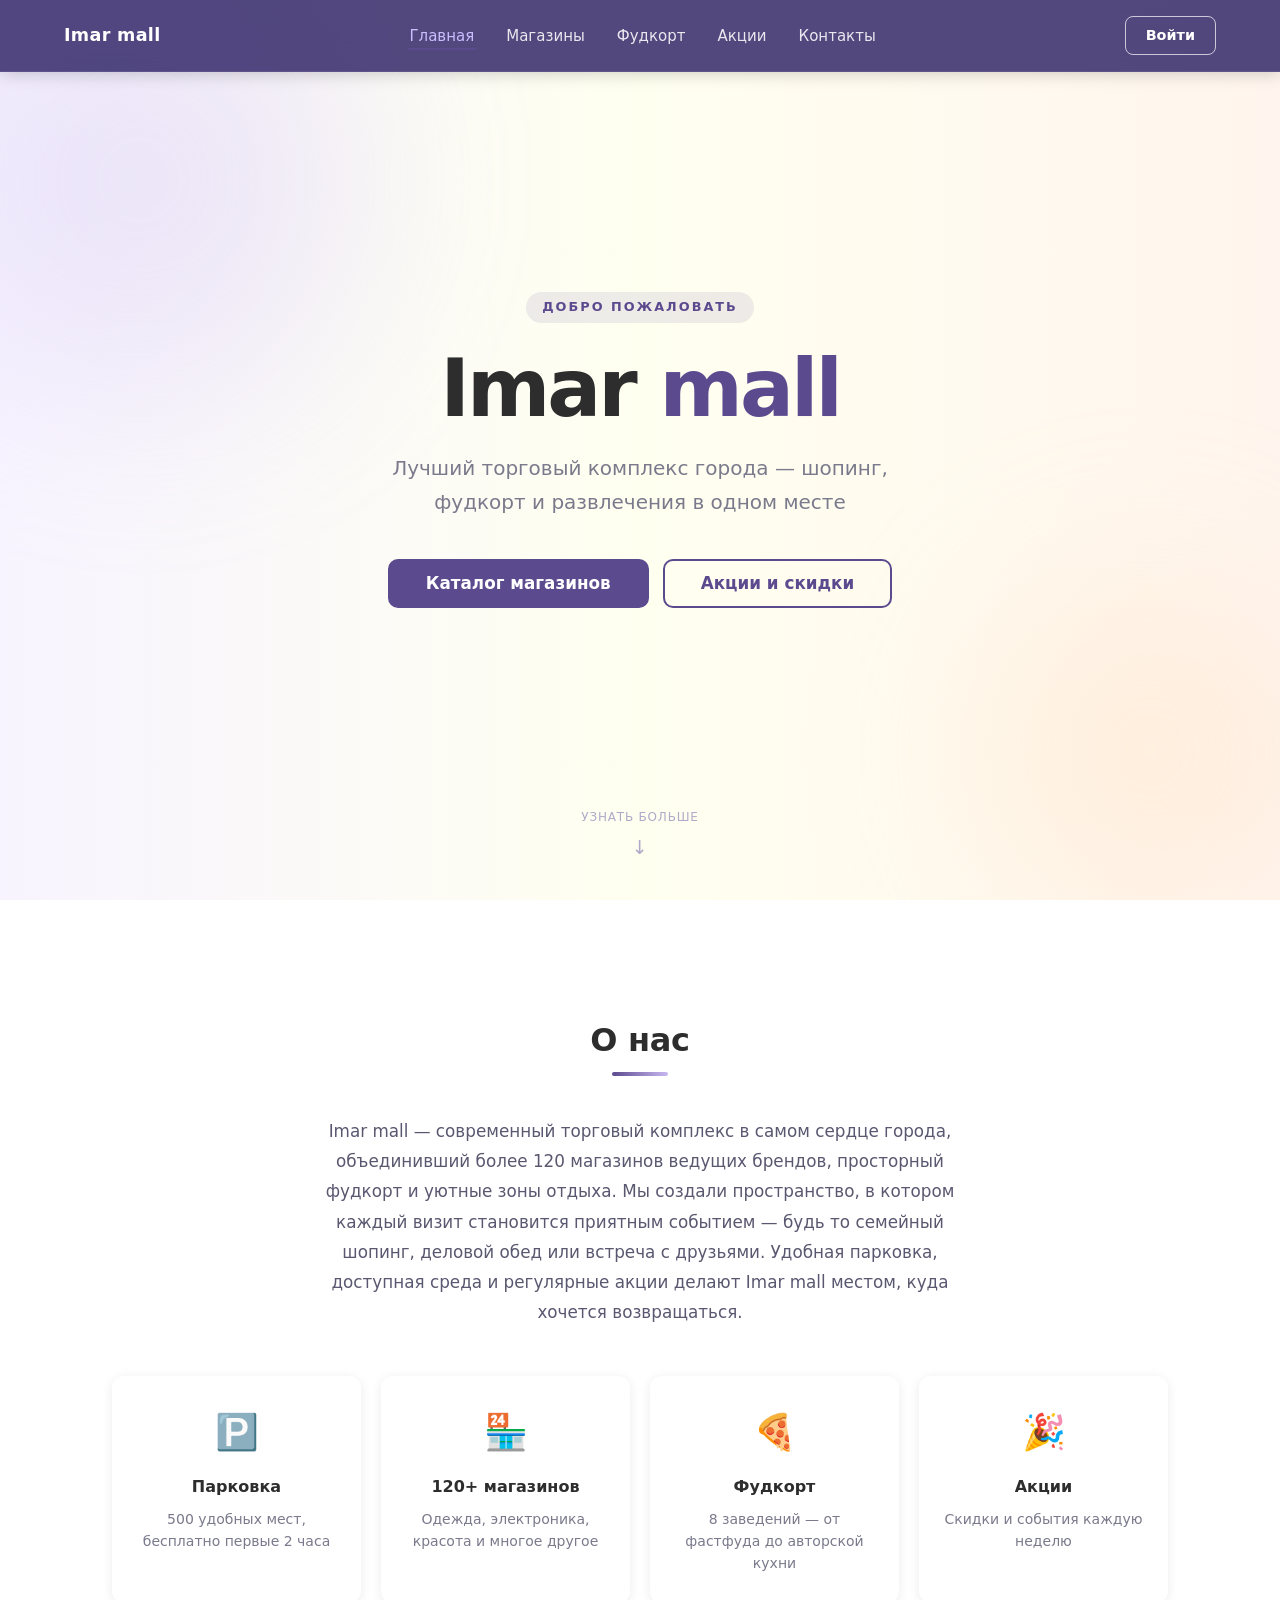
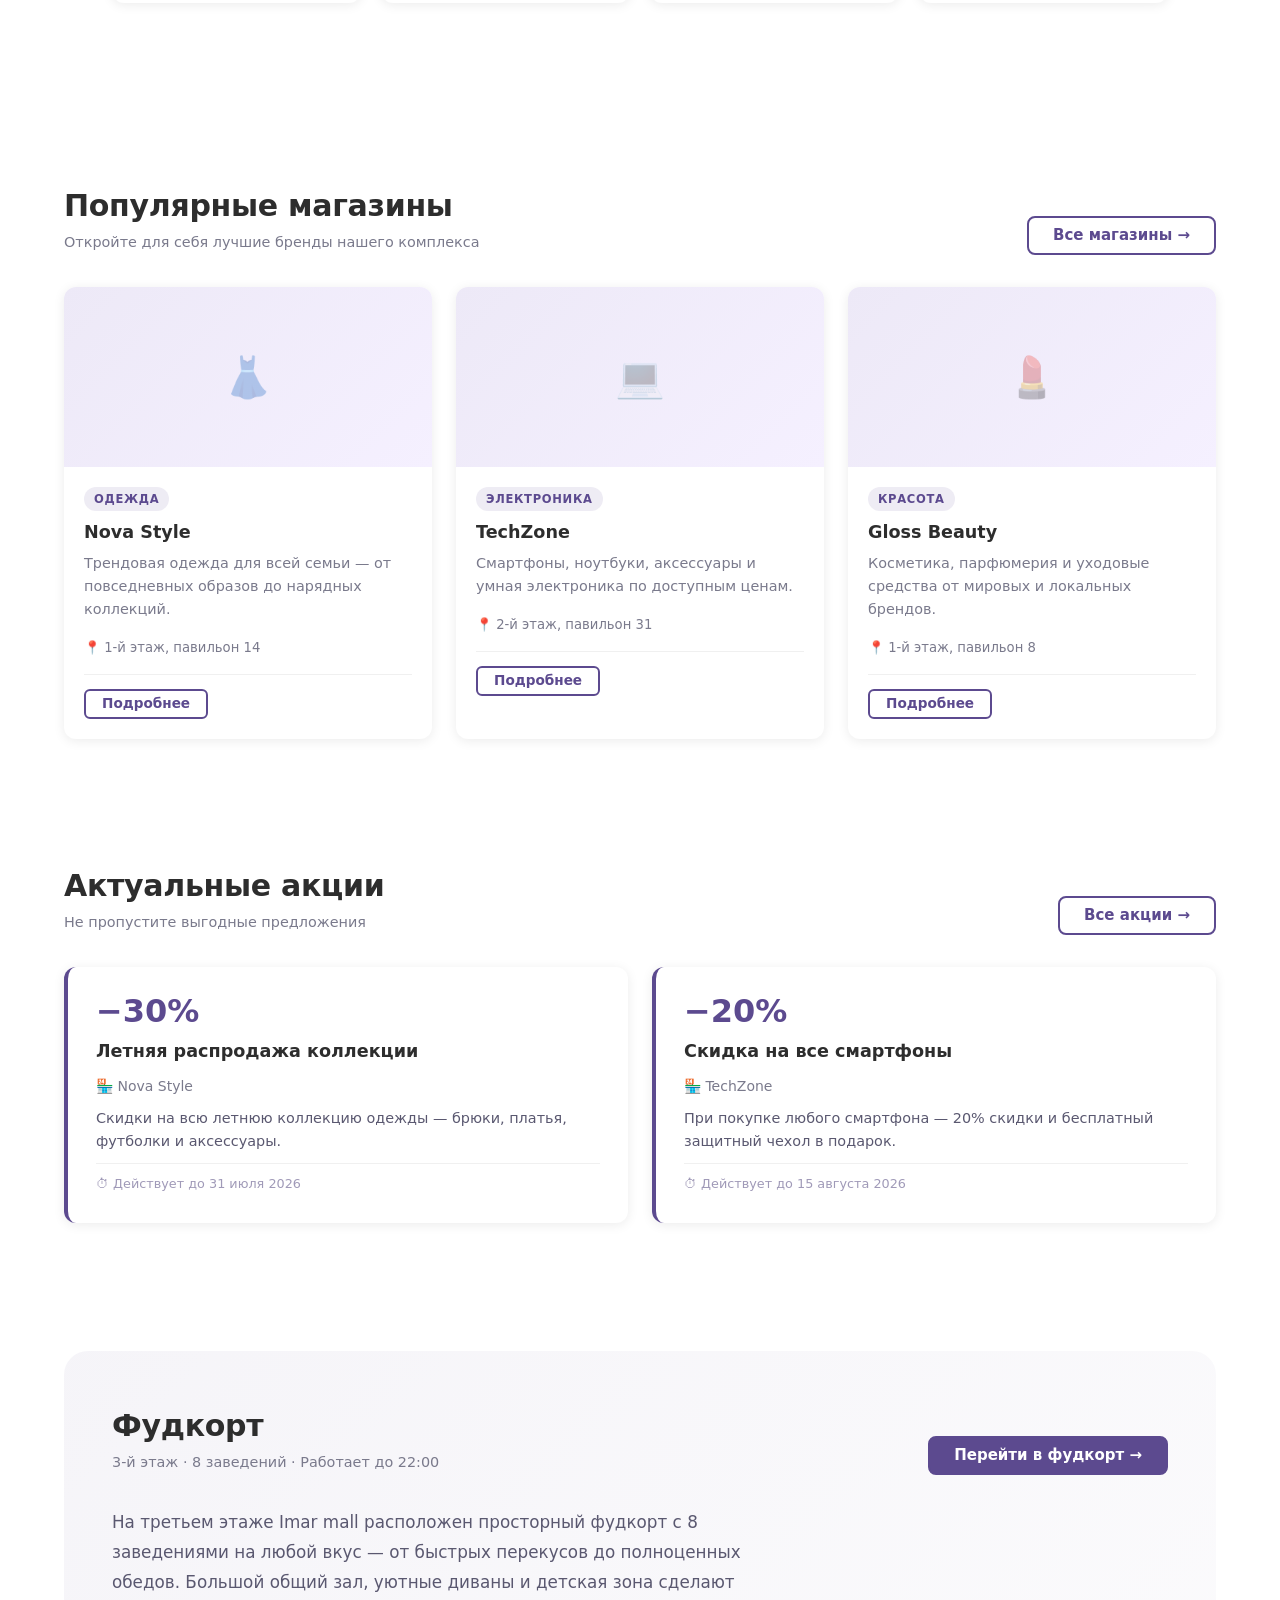
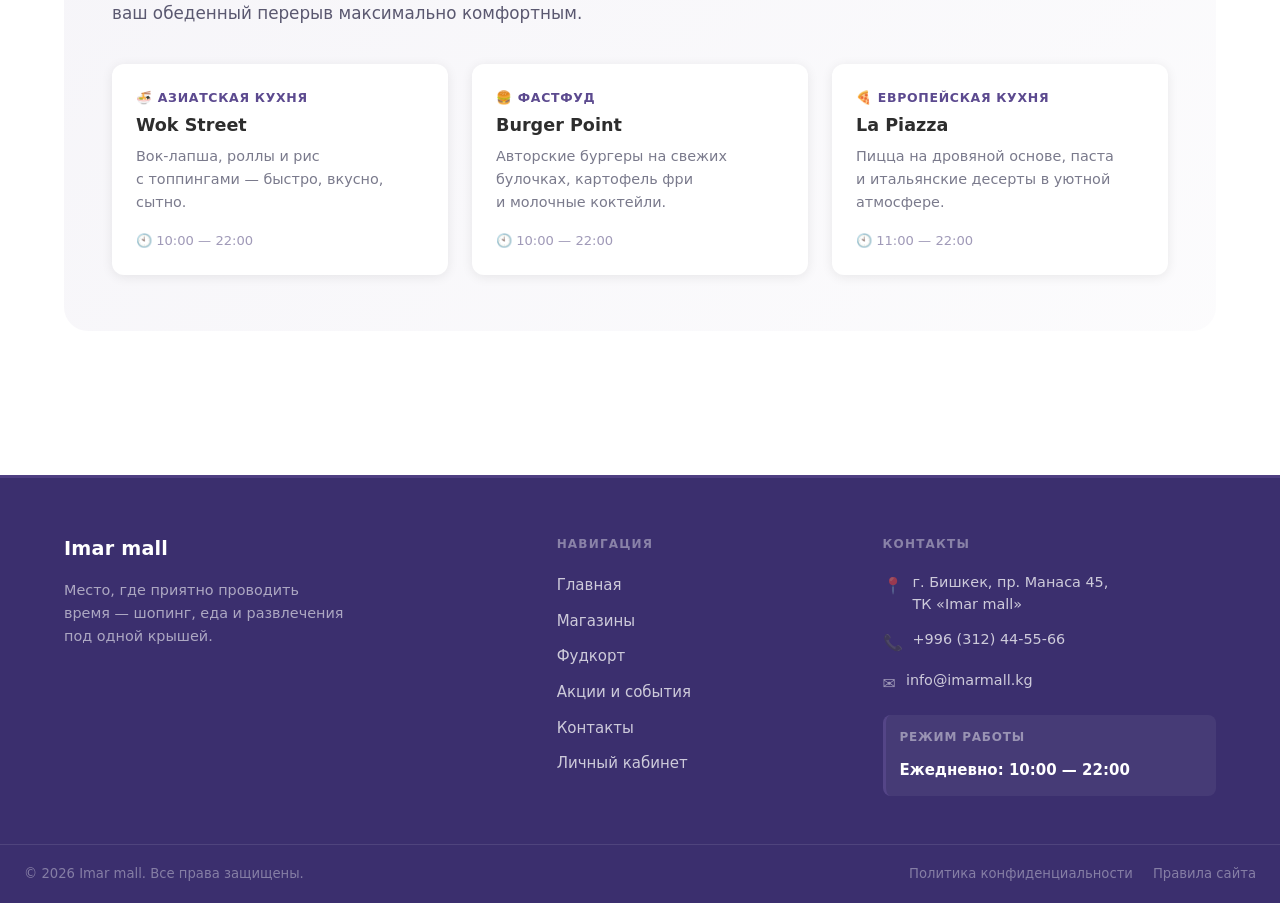
<file: frontend/index.html>
<!DOCTYPE html>
<html lang="ru">
<head>
  <meta charset="UTF-8">
  <meta name="viewport" content="width=device-width, initial-scale=1.0">
  <title>Главная — Imar mall</title>
  <link rel="stylesheet" href="css/style.css">
  <link rel="stylesheet" href="css/header.css">
  <link rel="stylesheet" href="css/footer.css">
  <link rel="stylesheet" href="css/components.css">

  <style>
    /* ── Стили, специфичные только для index.html ── */

    /* HERO */
    .hero {
      min-height: 100vh;
      display: flex;
      align-items: center;
      justify-content: center;
      text-align: center;
      padding: 0 24px;
      position: relative;
      overflow: hidden;
      margin-top: -72px; /* перекрыть padding-top из body */
    }

    /* Декоративные размытые круги на фоне */
    .hero::before,
    .hero::after {
      content: '';
      position: absolute;
      border-radius: 50%;
      pointer-events: none;
      filter: blur(80px);
      opacity: 0.35;
    }
    .hero::before {
      width: 520px;
      height: 520px;
      background: radial-gradient(circle, #c8b8f0, transparent);
      top: -80px;
      left: -120px;
    }
    .hero::after {
      width: 420px;
      height: 420px;
      background: radial-gradient(circle, #ffd6b0, transparent);
      bottom: -60px;
      right: -80px;
    }

    .hero__content {
      position: relative;
      z-index: 1;
      max-width: 720px;
    }

    .hero__eyebrow {
      display: inline-block;
      font-size: 0.8rem;
      font-weight: 700;
      letter-spacing: 2px;
      text-transform: uppercase;
      color: #5C4A8F;
      background: rgba(92, 74, 143, 0.1);
      padding: 5px 16px;
      border-radius: 20px;
      margin-bottom: 24px;
    }

    .hero__title {
      font-size: 5rem;
      font-weight: 800;
      color: #2d2d2d;
      letter-spacing: -3px;
      line-height: 1.05;
      margin-bottom: 20px;
    }

    .hero__title span {
      color: #5C4A8F;
    }

    .hero__subtitle {
      font-size: 1.25rem;
      color: #7a7a8c;
      line-height: 1.7;
      margin-bottom: 40px;
      max-width: 560px;
      margin-left: auto;
      margin-right: auto;
    }

    .hero__buttons {
      display: flex;
      gap: 14px;
      justify-content: center;
    }

    /* Стрелка вниз */
    .hero__scroll {
      position: absolute;
      bottom: 36px;
      left: 50%;
      transform: translateX(-50%);
      display: flex;
      flex-direction: column;
      align-items: center;
      gap: 6px;
      color: #b0a9c8;
      font-size: 0.75rem;
      letter-spacing: 0.8px;
      text-transform: uppercase;
      text-decoration: none;
    }

    .hero__scroll-arrow {
      font-size: 1.2rem;
      animation: bounce 1.8s infinite;
    }

    @keyframes bounce {
      0%, 100% { transform: translateY(0); }
      50%       { transform: translateY(6px); }
    }

    /* ── SECTION DIVIDER ── */
    .section-divider {
      width: 56px;
      height: 4px;
      background: linear-gradient(to right, #5C4A8F, #c8b8f0);
      border-radius: 4px;
      margin: 12px auto 40px;
    }

    /* ── О НАС ── */
    .about-text {
      max-width: 640px;
      margin: 0 auto;
      text-align: center;
      font-size: 1.05rem;
      color: #5a5870;
      line-height: 1.8;
      margin-bottom: 0;
    }

    .features-grid {
      display: grid;
      grid-template-columns: repeat(4, 1fr);
      gap: 20px;
      margin-top: 48px;
    }

    /* ── ПРЕВЬЮ-СЕКЦИИ: общая шапка ── */
    .preview-header {
      display: flex;
      align-items: flex-end;
      justify-content: space-between;
      margin-bottom: 32px;
    }

    .preview-header__left {}

    .preview-header__title {
      font-size: 1.875rem;
      font-weight: 800;
      color: #2d2d2d;
      margin-bottom: 6px;
    }

    .preview-header__sub {
      font-size: 0.9rem;
      color: #7a7a8c;
    }

    /* ── МАГАЗИНЫ ── */
    .shop-card__floor {
      font-size: 0.8rem;
      color: #a09ab8;
      margin-top: 4px;
    }

    /* ── АКЦИИ ── */
    .promo-card {
      background: #ffffff;
      border-radius: 12px;
      padding: 28px;
      box-shadow: 0 2px 12px rgba(0,0,0,0.08);
      border-left: 4px solid #5C4A8F;
      display: flex;
      flex-direction: column;
      gap: 10px;
      transition: box-shadow 0.25s, transform 0.25s;
    }
    .promo-card:hover {
      box-shadow: 0 6px 24px rgba(0,0,0,0.13);
      transform: translateY(-3px);
    }

    .promo-card__discount {
      display: inline-block;
      font-size: 2rem;
      font-weight: 800;
      color: #5C4A8F;
      line-height: 1;
    }

    .promo-card__title {
      font-size: 1.1rem;
      font-weight: 700;
      color: #2d2d2d;
    }

    .promo-card__store {
      font-size: 0.875rem;
      color: #7a7a8c;
    }

    .promo-card__deadline {
      font-size: 0.8rem;
      color: #a09ab8;
      margin-top: auto;
      padding-top: 10px;
      border-top: 1px solid rgba(0,0,0,0.06);
    }

    .grid-2-promos {
      display: grid;
      grid-template-columns: repeat(2, 1fr);
      gap: 24px;
    }

    /* ── ФУДКОРТ ── */
    .foodcourt-section {
      background: linear-gradient(135deg,
        rgba(92, 74, 143, 0.06) 0%,
        rgba(92, 74, 143, 0.02) 100%);
      border-radius: 24px;
      padding: 56px 48px;
    }

    .food-card__cuisine {
      font-size: 0.78rem;
      font-weight: 600;
      text-transform: uppercase;
      letter-spacing: 0.7px;
      color: #5C4A8F;
      margin-bottom: 6px;
    }

    .food-card__hours {
      font-size: 0.82rem;
      color: #a09ab8;
      margin-top: 6px;
    }

    /* ── SECTION BG ALTERNATING ── */
    .section--tinted {
      background: rgba(255,255,255,0.5);
      border-radius: 24px;
    }
  </style>
</head>
<body>

<!-- ========== HEADER ========== -->
<header class="header">
  <div class="header__inner">
    <a href="index.html" class="header__logo">
      <span class="header__logo-name">Imar mall</span>
    </a>
    <nav class="header__nav">
      <a href="index.html"     class="header__nav-link active">Главная</a>
      <a href="shops.html"     class="header__nav-link">Магазины</a>
      <a href="foodcourt.html" class="header__nav-link">Фудкорт</a>
      <a href="events.html"    class="header__nav-link">Акции</a>
      <a href="contacts.html"  class="header__nav-link">Контакты</a>
    </nav>
    <div class="header__actions">
      <a href="login.html" class="btn-login">Войти</a>
    </div>
  </div>
</header>
<!-- ========== /HEADER ========== -->


<main>

  <!-- ================================================
       1. HERO
       ================================================ -->
  <section class="hero">
    <div class="hero__content">
      <span class="hero__eyebrow">Добро пожаловать</span>
      <h1 class="hero__title">Imar <span>mall</span></h1>
      <p class="hero__subtitle">
        Лучший торговый комплекс города — шопинг, фудкорт
        и&nbsp;развлечения в&nbsp;одном месте
      </p>
      <div class="hero__buttons">
        <a href="shops.html"  class="btn btn-primary btn-lg">Каталог магазинов</a>
        <a href="events.html" class="btn btn-outline btn-lg">Акции и скидки</a>
      </div>
    </div>
    <a href="#about" class="hero__scroll">
      <span>Узнать больше</span>
      <span class="hero__scroll-arrow">↓</span>
    </a>
  </section>


  <!-- ================================================
       2. О КОМПЛЕКСЕ
       ================================================ -->
  <section class="section" id="about">
    <div class="section--tinted" style="padding: 56px 48px;">

      <h2 class="section-title">О нас</h2>
      <div class="section-divider"></div>

      <p class="about-text">
        Imar mall — современный торговый комплекс в&nbsp;самом сердце
        города, объединивший более 120 магазинов ведущих брендов,
        просторный фудкорт и&nbsp;уютные зоны отдыха.
        Мы создали пространство, в&nbsp;котором каждый визит
        становится приятным событием&nbsp;— будь то семейный шопинг,
        деловой обед или встреча с&nbsp;друзьями.
        Удобная парковка, доступная среда и&nbsp;регулярные акции
        делают Imar mall местом, куда хочется возвращаться.
      </p>

      <!-- 4 преимущества -->
      <div class="features-grid">

        <div class="feature-item">
          <div class="feature-item__icon">🅿️</div>
          <div class="feature-item__title">Парковка</div>
          <div class="feature-item__text">500 удобных мест, бесплатно первые 2 часа</div>
        </div>

        <div class="feature-item">
          <div class="feature-item__icon">🏪</div>
          <div class="feature-item__title">120+ магазинов</div>
          <div class="feature-item__text">Одежда, электроника, красота и многое другое</div>
        </div>

        <div class="feature-item">
          <div class="feature-item__icon">🍕</div>
          <div class="feature-item__title">Фудкорт</div>
          <div class="feature-item__text">8 заведений — от фастфуда до авторской кухни</div>
        </div>

        <div class="feature-item">
          <div class="feature-item__icon">🎉</div>
          <div class="feature-item__title">Акции</div>
          <div class="feature-item__text">Скидки и события каждую неделю</div>
        </div>

      </div>
    </div>
  </section>


  <!-- ================================================
       3. ПРЕВЬЮ МАГАЗИНОВ
       ================================================ -->
  <section class="section">

    <div class="preview-header">
      <div class="preview-header__left">
        <h2 class="preview-header__title">Популярные магазины</h2>
        <p class="preview-header__sub">Откройте для себя лучшие бренды нашего комплекса</p>
      </div>
      <a href="shops.html" class="btn btn-outline">Все магазины →</a>
    </div>

    <div class="grid-3">

      <!-- Карточка 1 -->
      <div class="card card--flush">
        <div class="card__image-placeholder">👗</div>
        <div class="card__body">
          <span class="card__badge">Одежда</span>
          <h3 class="card__title">Nova Style</h3>
          <p class="card__text">
            Трендовая одежда для всей семьи — от повседневных образов
            до нарядных коллекций.
          </p>
          <div class="card__meta">📍 1-й этаж, павильон 14</div>
          <div class="card__footer">
            <a href="shops.html" class="btn btn-outline btn-sm">Подробнее</a>
          </div>
        </div>
      </div>

      <!-- Карточка 2 -->
      <div class="card card--flush">
        <div class="card__image-placeholder">💻</div>
        <div class="card__body">
          <span class="card__badge">Электроника</span>
          <h3 class="card__title">TechZone</h3>
          <p class="card__text">
            Смартфоны, ноутбуки, аксессуары и умная электроника
            по доступным ценам.
          </p>
          <div class="card__meta">📍 2-й этаж, павильон 31</div>
          <div class="card__footer">
            <a href="shops.html" class="btn btn-outline btn-sm">Подробнее</a>
          </div>
        </div>
      </div>

      <!-- Карточка 3 -->
      <div class="card card--flush">
        <div class="card__image-placeholder">💄</div>
        <div class="card__body">
          <span class="card__badge">Красота</span>
          <h3 class="card__title">Gloss Beauty</h3>
          <p class="card__text">
            Косметика, парфюмерия и уходовые средства от мировых
            и локальных брендов.
          </p>
          <div class="card__meta">📍 1-й этаж, павильон 8</div>
          <div class="card__footer">
            <a href="shops.html" class="btn btn-outline btn-sm">Подробнее</a>
          </div>
        </div>
      </div>

    </div>
  </section>


  <!-- ================================================
       4. ПРЕВЬЮ АКЦИЙ
       ================================================ -->
  <section class="section">

    <div class="preview-header">
      <div class="preview-header__left">
        <h2 class="preview-header__title">Актуальные акции</h2>
        <p class="preview-header__sub">Не пропустите выгодные предложения</p>
      </div>
      <a href="events.html" class="btn btn-outline">Все акции →</a>
    </div>

    <div class="grid-2-promos">

      <!-- Акция 1 -->
      <div class="promo-card">
        <span class="promo-card__discount">−30%</span>
        <div class="promo-card__title">Летняя распродажа коллекции</div>
        <div class="promo-card__store">🏪 Nova Style</div>
        <p style="font-size:0.9rem; color:#5a5870; line-height:1.6;">
          Скидки на всю летнюю коллекцию одежды — брюки, платья,
          футболки и аксессуары.
        </p>
        <div class="promo-card__deadline">⏱ Действует до 31 июля 2026</div>
      </div>

      <!-- Акция 2 -->
      <div class="promo-card">
        <span class="promo-card__discount">−20%</span>
        <div class="promo-card__title">Скидка на все смартфоны</div>
        <div class="promo-card__store">🏪 TechZone</div>
        <p style="font-size:0.9rem; color:#5a5870; line-height:1.6;">
          При покупке любого смартфона — 20% скидки
          и&nbsp;бесплатный защитный чехол в подарок.
        </p>
        <div class="promo-card__deadline">⏱ Действует до 15 августа 2026</div>
      </div>

    </div>
  </section>


  <!-- ================================================
       5. ПРЕВЬЮ ФУДКОРТА
       ================================================ -->
  <section class="section">
    <div class="foodcourt-section">

      <div class="preview-header">
        <div class="preview-header__left">
          <h2 class="preview-header__title">Фудкорт</h2>
          <p class="preview-header__sub">
            3-й этаж · 8 заведений · Работает до 22:00
          </p>
        </div>
        <a href="foodcourt.html" class="btn btn-primary">Перейти в фудкорт →</a>
      </div>

      <p style="font-size:1.05rem; color:#5a5870; line-height:1.8;
                max-width:640px; margin-bottom:36px;">
        На третьем этаже Imar mall расположен просторный фудкорт с&nbsp;8
        заведениями на любой вкус — от быстрых перекусов до полноценных
        обедов. Большой общий зал, уютные диваны и&nbsp;детская зона
        сделают ваш обеденный перерыв максимально комфортным.
      </p>

      <div class="grid-3">

        <!-- Заведение 1 -->
        <div class="card">
          <div class="food-card__cuisine">🍜 Азиатская кухня</div>
          <h3 class="card__title">Wok Street</h3>
          <p class="card__text">
            Вок-лапша, роллы и&nbsp;рис с&nbsp;топпингами —
            быстро, вкусно, сытно.
          </p>
          <div class="food-card__hours">🕙 10:00 — 22:00</div>
        </div>

        <!-- Заведение 2 -->
        <div class="card">
          <div class="food-card__cuisine">🍔 Фастфуд</div>
          <h3 class="card__title">Burger Point</h3>
          <p class="card__text">
            Авторские бургеры на свежих булочках, картофель
            фри и&nbsp;молочные коктейли.
          </p>
          <div class="food-card__hours">🕙 10:00 — 22:00</div>
        </div>

        <!-- Заведение 3 -->
        <div class="card">
          <div class="food-card__cuisine">🍕 Европейская кухня</div>
          <h3 class="card__title">La Piazza</h3>
          <p class="card__text">
            Пицца на дровяной основе, паста и&nbsp;итальянские
            десерты в&nbsp;уютной атмосфере.
          </p>
          <div class="food-card__hours">🕙 11:00 — 22:00</div>
        </div>

      </div>
    </div>
  </section>

</main>


<!-- ========== FOOTER ========== -->
<footer class="footer">
  <div class="footer__inner">
    <div class="footer__grid">

      <div class="footer__brand">
        <a href="index.html" class="footer__logo">
          <span class="footer__logo-name">Imar mall</span>
        </a>
        <p class="footer__slogan">
          Место, где приятно проводить время —&nbsp;шопинг, еда
          и&nbsp;развлечения под одной крышей.
        </p>
      </div>

      <div class="footer__nav-col">
        <p class="footer__col-title">Навигация</p>
        <ul class="footer__nav-list">
          <li><a href="index.html"     class="footer__nav-link">Главная</a></li>
          <li><a href="shops.html"     class="footer__nav-link">Магазины</a></li>
          <li><a href="foodcourt.html" class="footer__nav-link">Фудкорт</a></li>
          <li><a href="events.html"    class="footer__nav-link">Акции и события</a></li>
          <li><a href="contacts.html"  class="footer__nav-link">Контакты</a></li>
          <li><a href="cabinet.html"   class="footer__nav-link">Личный кабинет</a></li>
        </ul>
      </div>

      <div class="footer__contacts-col">
        <p class="footer__col-title">Контакты</p>
        <div class="footer__contact-item">
          <span class="footer__contact-icon">📍</span>
          <span class="footer__contact-text">
            г. Бишкек, пр. Манаса 45,<br>ТК «Imar mall»
          </span>
        </div>
        <div class="footer__contact-item">
          <span class="footer__contact-icon">📞</span>
          <span class="footer__contact-text">
            <a href="tel:+996312445566">+996 (312) 44-55-66</a>
          </span>
        </div>
        <div class="footer__contact-item">
          <span class="footer__contact-icon">✉️</span>
          <span class="footer__contact-text">
            <a href="mailto:info@imarmall.kg">info@imarmall.kg</a>
          </span>
        </div>
        <div class="footer__hours">
          <p class="footer__hours-label">Режим работы</p>
          <p class="footer__hours-time">Ежедневно: 10:00 — 22:00</p>
        </div>
      </div>

    </div>
  </div>

  <div class="footer__bottom">
    <p class="footer__copyright">© 2026 Imar mall. Все права защищены.</p>
    <div class="footer__bottom-links">
      <a href="#" class="footer__bottom-link">Политика конфиденциальности</a>
      <a href="#" class="footer__bottom-link">Правила сайта</a>
    </div>
  </div>
</footer>
<!-- ========== /FOOTER ========== -->

</body>
</html>
</file>
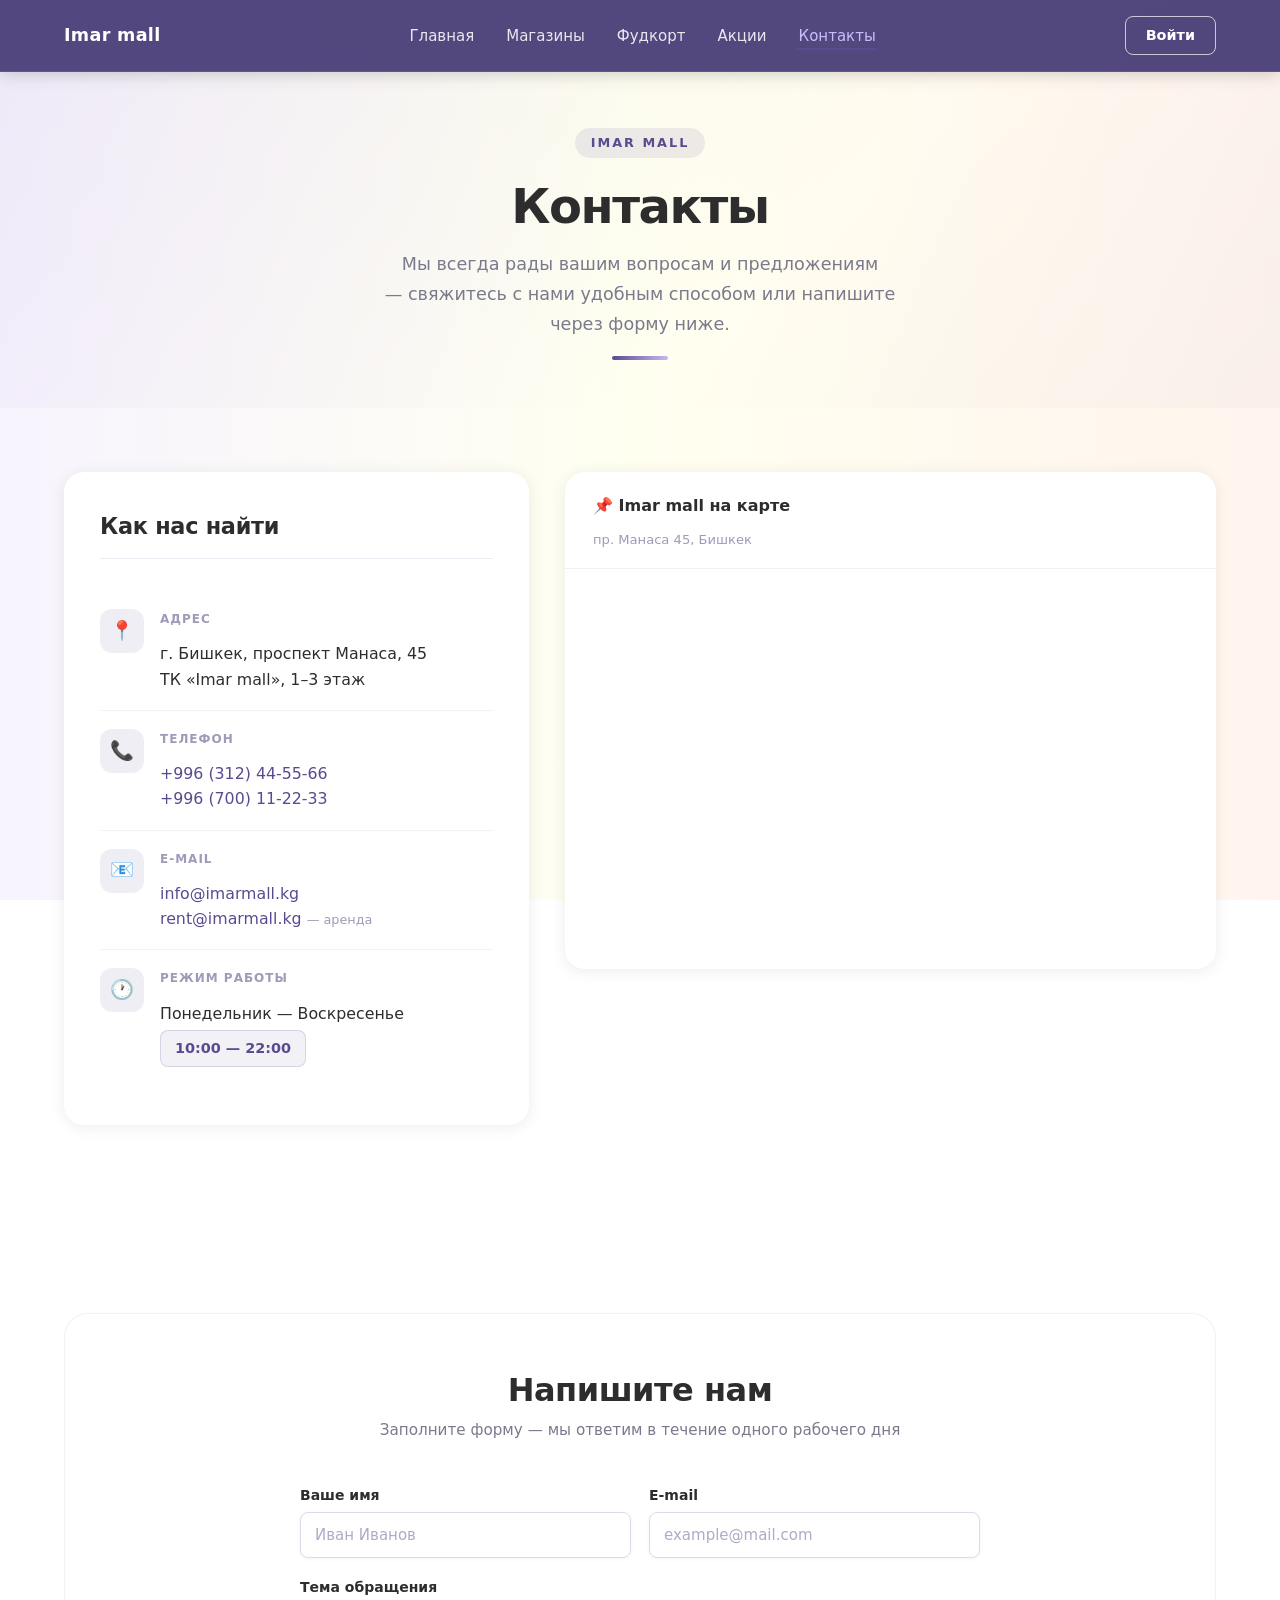
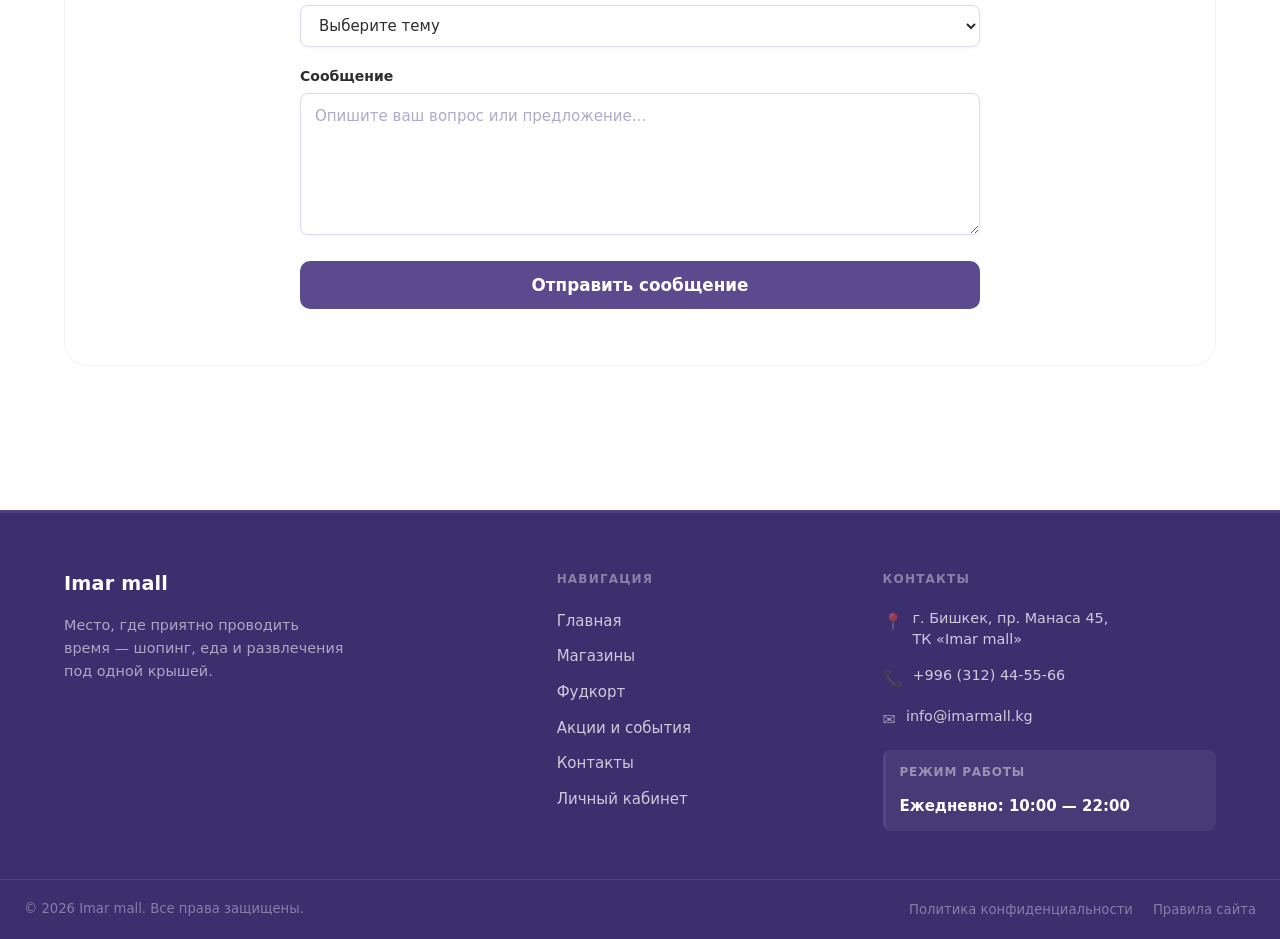
<file: frontend/contacts.html>
<!DOCTYPE html>
<html lang="ru">
<head>
  <meta charset="UTF-8">
  <meta name="viewport" content="width=device-width, initial-scale=1.0">
  <title>Контакты — Imar mall</title>
  <link rel="stylesheet" href="css/style.css">
  <link rel="stylesheet" href="css/header.css">
  <link rel="stylesheet" href="css/footer.css">
  <link rel="stylesheet" href="css/components.css">

  <style>
    /* ── Стили, специфичные для contacts.html ── */

    /* HERO */
    .page-hero {
      padding: 56px 24px 48px;
      text-align: center;
      position: relative;
      overflow: hidden;
    }

    .page-hero::before {
      content: '';
      position: absolute;
      inset: 0;
      background: linear-gradient(135deg,
        rgba(92, 74, 143, 0.06) 0%,
        transparent 60%,
        rgba(92, 74, 143, 0.04) 100%);
      pointer-events: none;
    }

    .page-hero__eyebrow {
      display: inline-block;
      font-size: 0.8rem;
      font-weight: 700;
      letter-spacing: 2px;
      text-transform: uppercase;
      color: #5C4A8F;
      background: rgba(92, 74, 143, 0.1);
      padding: 5px 16px;
      border-radius: 20px;
      margin-bottom: 18px;
    }

    .page-hero__title {
      font-size: 3rem;
      font-weight: 800;
      color: #2d2d2d;
      letter-spacing: -1.5px;
      margin-bottom: 14px;
      position: relative;
    }

    .page-hero__subtitle {
      font-size: 1.1rem;
      color: #7a7a8c;
      line-height: 1.7;
      max-width: 520px;
      margin: 0 auto;
      position: relative;
    }

    .section-divider {
      width: 56px;
      height: 4px;
      background: linear-gradient(to right, #5C4A8F, #c8b8f0);
      border-radius: 4px;
      margin: 16px auto 0;
    }

    /* ── ОСНОВНАЯ СЕТКА: info + map ── */
    .contacts-grid {
      display: grid;
      grid-template-columns: 1fr 1.4fr;
      gap: 36px;
      align-items: start;
      margin-bottom: 60px;
    }

    /* ── БЛОК КОНТАКТНЫХ ДАННЫХ ── */
    .contacts-info {
      background: #ffffff;
      border-radius: 20px;
      padding: 40px 36px;
      box-shadow: 0 2px 16px rgba(0, 0, 0, 0.08);
    }

    .contacts-info__title {
      font-size: 1.4rem;
      font-weight: 800;
      color: #2d2d2d;
      margin-bottom: 32px;
      padding-bottom: 18px;
      border-bottom: 1px solid rgba(92, 74, 143, 0.1);
    }

    .contact-row {
      display: flex;
      align-items: flex-start;
      gap: 16px;
      padding: 18px 0;
      border-bottom: 1px solid rgba(0, 0, 0, 0.05);
    }

    .contact-row:last-of-type {
      border-bottom: none;
    }

    .contact-row__icon {
      width: 44px;
      height: 44px;
      background: rgba(92, 74, 143, 0.09);
      border-radius: 12px;
      display: flex;
      align-items: center;
      justify-content: center;
      font-size: 1.2rem;
      flex-shrink: 0;
    }

    .contact-row__body {}

    .contact-row__label {
      font-size: 0.75rem;
      font-weight: 700;
      text-transform: uppercase;
      letter-spacing: 1px;
      color: #a09ab8;
      margin-bottom: 4px;
    }

    .contact-row__value {
      font-size: 0.9875rem;
      color: #2d2d2d;
      line-height: 1.6;
    }

    .contact-row__value a {
      color: #5C4A8F;
      text-decoration: none;
      transition: color 0.2s ease;
    }

    .contact-row__value a:hover {
      color: #4a3a75;
      text-decoration: underline;
    }

    /* Режим работы — отдельный стиль */
    .hours-badge {
      display: inline-block;
      background: rgba(92, 74, 143, 0.08);
      border: 1.5px solid rgba(92, 74, 143, 0.18);
      border-radius: 8px;
      padding: 6px 14px;
      font-size: 0.9rem;
      font-weight: 600;
      color: #5C4A8F;
      margin-top: 4px;
    }

    /* ── КАРТА ── */
    .map-wrapper {
      background: #ffffff;
      border-radius: 20px;
      overflow: hidden;
      box-shadow: 0 2px 16px rgba(0, 0, 0, 0.08);
    }

    .map-wrapper__header {
      padding: 20px 28px 16px;
      border-bottom: 1px solid rgba(0, 0, 0, 0.06);
    }

    .map-wrapper__title {
      font-size: 1rem;
      font-weight: 700;
      color: #2d2d2d;
      margin-bottom: 2px;
    }

    .map-wrapper__sub {
      font-size: 0.82rem;
      color: #a09ab8;
    }

    .map-wrapper iframe {
      display: block;
      width: 100%;
      height: 400px;
      border: none;
      filter: saturate(0.9) contrast(1.02);
    }

    /* ── ФОРМА ОБРАТНОЙ СВЯЗИ ── */
    .feedback-section {
      background: rgba(255, 255, 255, 0.6);
      border-radius: 24px;
      padding: 56px 48px;
      margin-bottom: 0;
      border: 1.5px solid rgba(92, 74, 143, 0.08);
    }

    .feedback-header {
      text-align: center;
      margin-bottom: 40px;
    }

    .feedback-header__title {
      font-size: 2rem;
      font-weight: 800;
      color: #2d2d2d;
      margin-bottom: 8px;
      letter-spacing: -0.5px;
    }

    .feedback-header__sub {
      font-size: 0.95rem;
      color: #7a7a8c;
    }

    .feedback-form {
      max-width: 680px;
      margin: 0 auto;
    }

    .feedback-form .grid-2 {
      display: grid;
      grid-template-columns: 1fr 1fr;
      gap: 18px;
    }

    /* ── СООБЩЕНИЕ ОБ УСПЕХЕ ── */
    .success-toast {
      display: none;
      align-items: center;
      gap: 14px;
      background: #ffffff;
      border: 2px solid rgba(92, 74, 143, 0.25);
      border-radius: 14px;
      padding: 18px 24px;
      margin-top: 24px;
      box-shadow: 0 8px 32px rgba(92, 74, 143, 0.15);
    }

    .success-toast.visible {
      display: flex;
      animation: jumpIn 0.45s cubic-bezier(0.34, 1.56, 0.64, 1) both;
    }

    @keyframes jumpIn {
      0%   { opacity: 0; transform: translateY(20px) scale(0.92); }
      60%  { transform: translateY(-6px) scale(1.02); }
      100% { opacity: 1; transform: translateY(0) scale(1); }
    }

    .success-toast__icon {
      width: 44px;
      height: 44px;
      background: rgba(40, 167, 69, 0.1);
      border-radius: 50%;
      display: flex;
      align-items: center;
      justify-content: center;
      font-size: 1.3rem;
      flex-shrink: 0;
    }

    .success-toast__text {
      font-size: 1rem;
      font-weight: 600;
      color: #1a7a35;
      line-height: 1.5;
    }

    .success-toast__sub {
      font-size: 0.85rem;
      font-weight: 400;
      color: #7a7a8c;
      margin-top: 2px;
    }
  </style>
</head>
<body>

<!-- ========== HEADER ========== -->
<header class="header">
  <div class="header__inner">
    <a href="index.html" class="header__logo">
      <span class="header__logo-name">Imar mall</span>
    </a>
    <nav class="header__nav">
      <a href="index.html"     class="header__nav-link">Главная</a>
      <a href="shops.html"     class="header__nav-link">Магазины</a>
      <a href="foodcourt.html" class="header__nav-link">Фудкорт</a>
      <a href="events.html"    class="header__nav-link">Акции</a>
      <a href="contacts.html"  class="header__nav-link active">Контакты</a>
    </nav>
    <div class="header__actions">
      <a href="login.html" class="btn-login">Войти</a>
    </div>
  </div>
</header>
<!-- ========== /HEADER ========== -->


<main>

  <!-- ================================================
       HERO
       ================================================ -->
  <div class="page-hero">
    <span class="page-hero__eyebrow">Imar mall</span>
    <h1 class="page-hero__title">Контакты</h1>
    <p class="page-hero__subtitle">
      Мы всегда рады вашим вопросам и&nbsp;предложениям —&nbsp;свяжитесь
      с&nbsp;нами удобным способом или напишите через форму ниже.
    </p>
    <div class="section-divider"></div>
  </div>


  <!-- ================================================
       КОНТАКТНАЯ ИНФОРМАЦИЯ + КАРТА
       ================================================ -->
  <section class="section">
    <div class="contacts-grid">

      <!-- Левая колонка: данные -->
      <div class="contacts-info">
        <h2 class="contacts-info__title">Как нас найти</h2>

        <!-- Адрес -->
        <div class="contact-row">
          <div class="contact-row__icon">📍</div>
          <div class="contact-row__body">
            <p class="contact-row__label">Адрес</p>
            <p class="contact-row__value">
              г. Бишкек, проспект Манаса, 45<br>
              ТК «Imar mall», 1–3 этаж
            </p>
          </div>
        </div>

        <!-- Телефон -->
        <div class="contact-row">
          <div class="contact-row__icon">📞</div>
          <div class="contact-row__body">
            <p class="contact-row__label">Телефон</p>
            <p class="contact-row__value">
              <a href="tel:+996312445566">+996 (312) 44-55-66</a><br>
              <a href="tel:+996700112233">+996 (700) 11-22-33</a>
            </p>
          </div>
        </div>

        <!-- E-mail -->
        <div class="contact-row">
          <div class="contact-row__icon">📧</div>
          <div class="contact-row__body">
            <p class="contact-row__label">E-mail</p>
            <p class="contact-row__value">
              <a href="mailto:info@imarmall.kg">info@imarmall.kg</a><br>
              <a href="mailto:rent@imarmall.kg">rent@imarmall.kg</a>
              <span style="font-size:0.8rem; color:#a09ab8;"> — аренда</span>
            </p>
          </div>
        </div>

        <!-- Режим работы -->
        <div class="contact-row">
          <div class="contact-row__icon">🕐</div>
          <div class="contact-row__body">
            <p class="contact-row__label">Режим работы</p>
            <p class="contact-row__value">Понедельник — Воскресенье</p>
            <span class="hours-badge">10:00 — 22:00</span>
          </div>
        </div>

      </div><!-- /contacts-info -->

      <!-- Правая колонка: карта -->
      <div class="map-wrapper">
        <div class="map-wrapper__header">
          <p class="map-wrapper__title">📌 Imar mall на карте</p>
          <p class="map-wrapper__sub">пр. Манаса 45, Бишкек</p>
        </div>
        <iframe
          src="https://www.google.com/maps/embed?pb=!1m18!1m12!1m3!1d2924.388017835289!2d74.5975!3d42.8700!2m3!1f0!2f0!3f0!3m2!1i1024!2i768!4f13.1!3m3!1m2!1s0x389eb7c2a5b09cd5%3A0x5a2c2a4b2f7c5a18!2z0L_RgC4g0JzQsNC90LDRgdCwLCDQkdC40YjQutC10Lo!5e0!3m2!1sru!2skg!4v1713000000000"
          allowfullscreen=""
          loading="lazy"
          referrerpolicy="no-referrer-when-downgrade"
          title="Карта — Imar mall, Бишкек">
        </iframe>
      </div><!-- /map-wrapper -->

    </div><!-- /contacts-grid -->
  </section>


  <!-- ================================================
       ФОРМА ОБРАТНОЙ СВЯЗИ
       ================================================ -->
  <section class="section">
    <div class="feedback-section">

      <div class="feedback-header">
        <h2 class="feedback-header__title">Напишите нам</h2>
        <p class="feedback-header__sub">
          Заполните форму — мы ответим в течение одного рабочего дня
        </p>
      </div>

      <div class="feedback-form">
        <div class="grid-2" style="margin-bottom: 18px;">

          <!-- Имя -->
          <div class="form-group" style="margin-bottom: 0;">
            <label class="form-label" for="contact-name">Ваше имя</label>
            <input
              class="form-input"
              type="text"
              id="contact-name"
              placeholder="Иван Иванов"
              autocomplete="name"
            >
          </div>

          <!-- E-mail -->
          <div class="form-group" style="margin-bottom: 0;">
            <label class="form-label" for="contact-email">E-mail</label>
            <input
              class="form-input"
              type="email"
              id="contact-email"
              placeholder="example@mail.com"
              autocomplete="email"
            >
          </div>

        </div>

        <!-- Тема -->
        <div class="form-group">
          <label class="form-label" for="contact-subject">Тема обращения</label>
          <select class="form-input form-select" id="contact-subject">
            <option value="" disabled selected>Выберите тему</option>
            <option value="question">Вопрос</option>
            <option value="complaint">Жалоба</option>
            <option value="rent">Аренда</option>
            <option value="other">Другое</option>
          </select>
        </div>

        <!-- Сообщение -->
        <div class="form-group">
          <label class="form-label" for="contact-message">Сообщение</label>
          <textarea
            class="form-input form-textarea"
            id="contact-message"
            placeholder="Опишите ваш вопрос или предложение..."
            rows="5"
          ></textarea>
        </div>

        <!-- Кнопка -->
        <button
          class="btn btn-primary btn-lg"
          id="contact-submit"
          style="width: 100%;"
        >
          Отправить сообщение
        </button>

        <!-- Уведомление об успехе -->
        <div class="success-toast" id="success-toast">
          <div class="success-toast__icon">✅</div>
          <div>
            <p class="success-toast__text">Спасибо! Мы свяжемся с вами в ближайшее время.</p>
            <p class="success-toast__sub">Обычно отвечаем в течение одного рабочего дня.</p>
          </div>
        </div>

      </div><!-- /feedback-form -->
    </div><!-- /feedback-section -->
  </section>

</main>


<!-- ========== FOOTER ========== -->
<footer class="footer">
  <div class="footer__inner">
    <div class="footer__grid">

      <div class="footer__brand">
        <a href="index.html" class="footer__logo">
          <span class="footer__logo-name">Imar mall</span>
        </a>
        <p class="footer__slogan">
          Место, где приятно проводить время —&nbsp;шопинг, еда
          и&nbsp;развлечения под одной крышей.
        </p>
      </div>

      <div class="footer__nav-col">
        <p class="footer__col-title">Навигация</p>
        <ul class="footer__nav-list">
          <li><a href="index.html"     class="footer__nav-link">Главная</a></li>
          <li><a href="shops.html"     class="footer__nav-link">Магазины</a></li>
          <li><a href="foodcourt.html" class="footer__nav-link">Фудкорт</a></li>
          <li><a href="events.html"    class="footer__nav-link">Акции и события</a></li>
          <li><a href="contacts.html"  class="footer__nav-link">Контакты</a></li>
          <li><a href="cabinet.html"   class="footer__nav-link">Личный кабинет</a></li>
        </ul>
      </div>

      <div class="footer__contacts-col">
        <p class="footer__col-title">Контакты</p>
        <div class="footer__contact-item">
          <span class="footer__contact-icon">📍</span>
          <span class="footer__contact-text">
            г. Бишкек, пр. Манаса 45,<br>ТК «Imar mall»
          </span>
        </div>
        <div class="footer__contact-item">
          <span class="footer__contact-icon">📞</span>
          <span class="footer__contact-text">
            <a href="tel:+996312445566">+996 (312) 44-55-66</a>
          </span>
        </div>
        <div class="footer__contact-item">
          <span class="footer__contact-icon">✉️</span>
          <span class="footer__contact-text">
            <a href="mailto:info@imarmall.kg">info@imarmall.kg</a>
          </span>
        </div>
        <div class="footer__hours">
          <p class="footer__hours-label">Режим работы</p>
          <p class="footer__hours-time">Ежедневно: 10:00 — 22:00</p>
        </div>
      </div>

    </div>
  </div>

  <div class="footer__bottom">
    <p class="footer__copyright">© 2026 Imar mall. Все права защищены.</p>
    <div class="footer__bottom-links">
      <a href="#" class="footer__bottom-link">Политика конфиденциальности</a>
      <a href="#" class="footer__bottom-link">Правила сайта</a>
    </div>
  </div>
</footer>
<!-- ========== /FOOTER ========== -->


<script>
  (function () {
    const btn     = document.getElementById('contact-submit');
    const toast   = document.getElementById('success-toast');
    const fields  = {
      name:    document.getElementById('contact-name'),
      email:   document.getElementById('contact-email'),
      subject: document.getElementById('contact-subject'),
      message: document.getElementById('contact-message'),
    };

    btn.addEventListener('click', function () {
      /* Простая проверка: хотя бы имя и e-mail заполнены */
      const name  = fields.name.value.trim();
      const email = fields.email.value.trim();

      if (!name || !email) {
        /* Подсветить незаполненные поля */
        if (!name)  fields.name.style.borderColor  = '#d94f4f';
        if (!email) fields.email.style.borderColor = '#d94f4f';

        [fields.name, fields.email].forEach(function (f) {
          f.addEventListener('input', function () {
            f.style.borderColor = '';
          }, { once: true });
        });
        return;
      }

      /* Скрыть старый toast на случай повторной отправки */
      toast.classList.remove('visible');

      /* Небольшая задержка, чтобы анимация jumpIn срабатывала заново */
      requestAnimationFrame(function () {
        requestAnimationFrame(function () {
          toast.classList.add('visible');
        });
      });

      /* Очистить форму */
      fields.name.value    = '';
      fields.email.value   = '';
      fields.subject.value = '';
      fields.message.value = '';

      /* Прокрутить к toast */
      toast.scrollIntoView({ behavior: 'smooth', block: 'nearest' });
    });
  })();
</script>

</body>
</html>
</file>
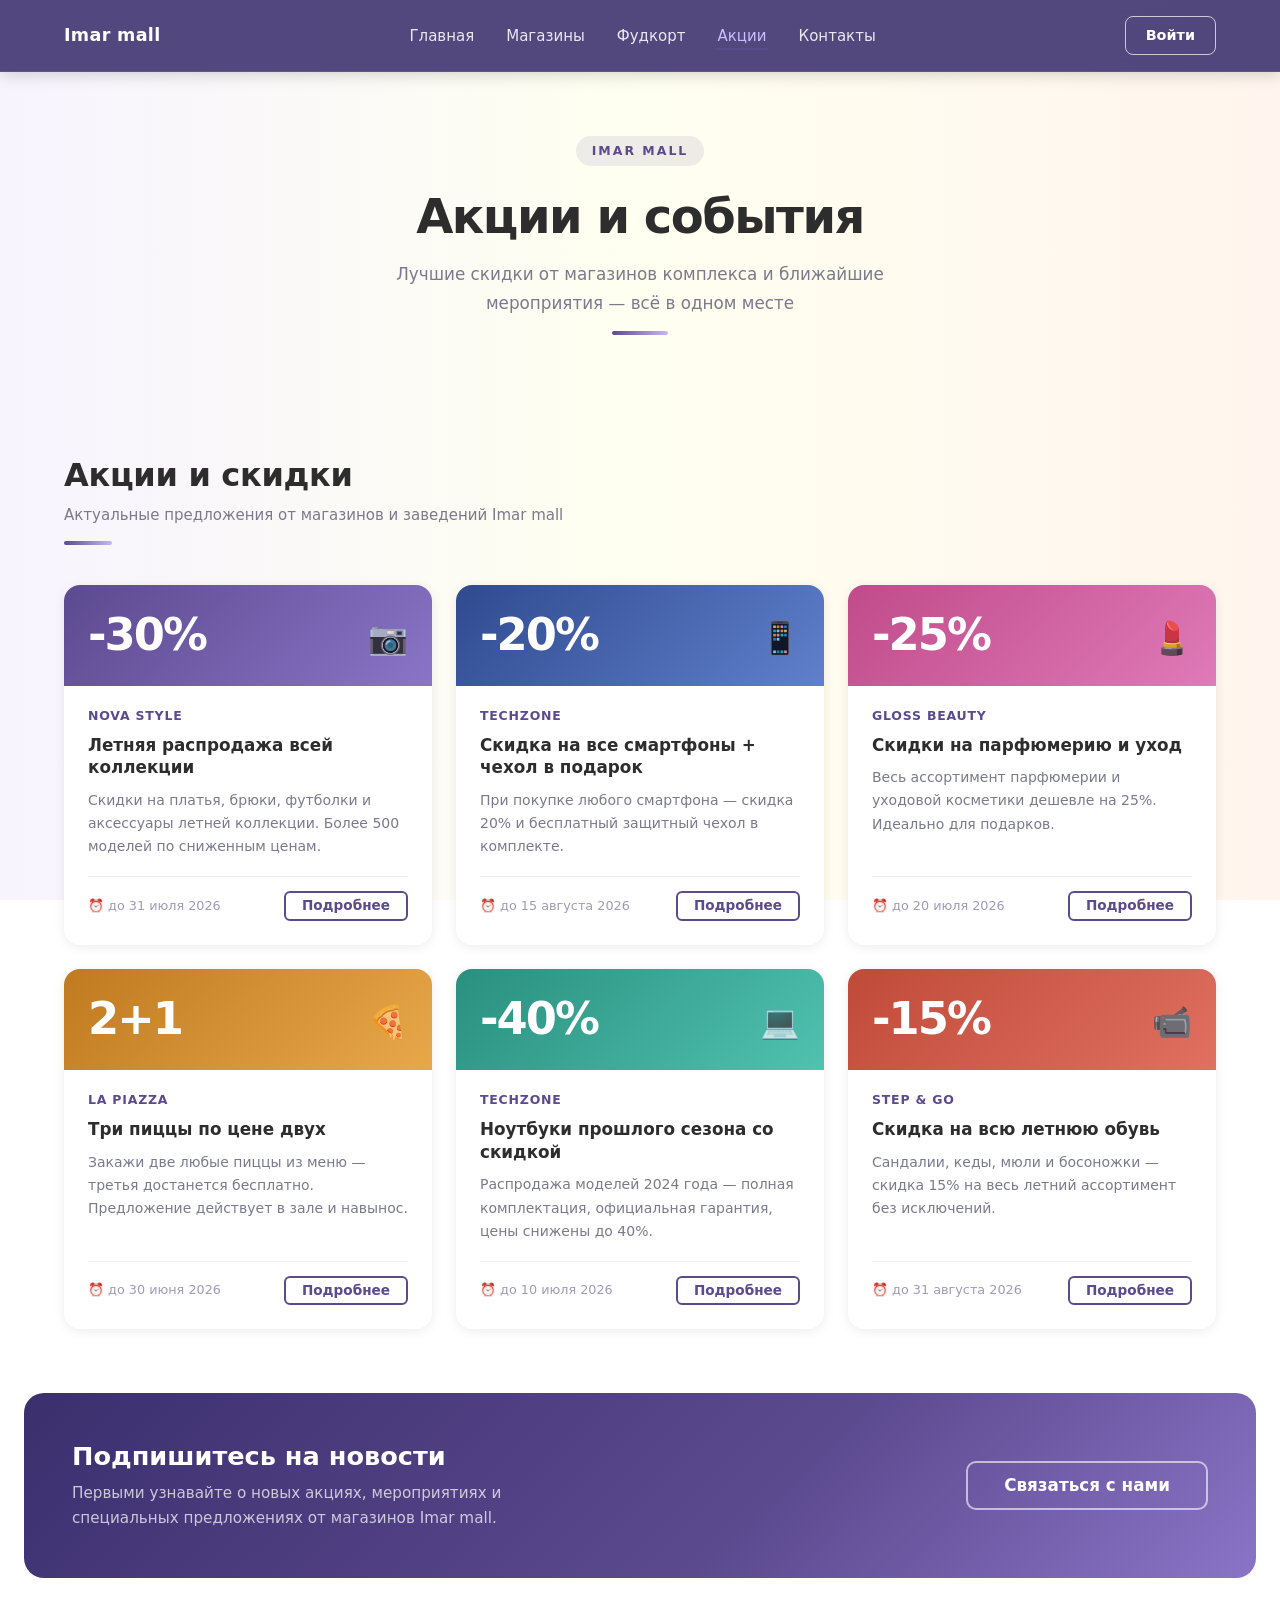
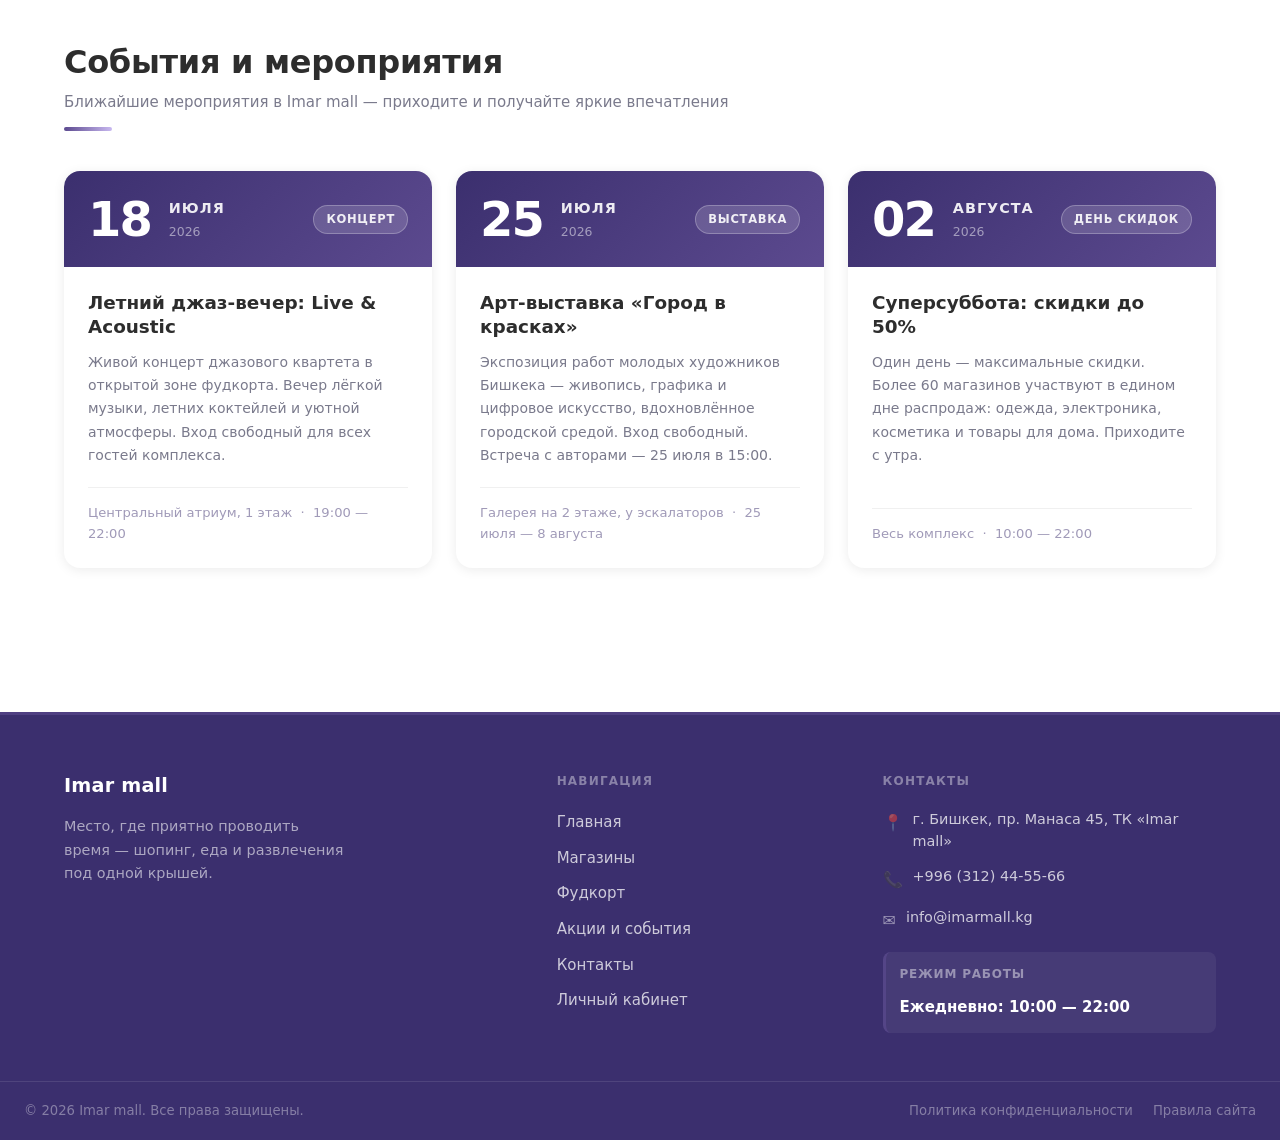
<file: frontend/events.html>
<!DOCTYPE html>
<html lang="ru">
<head>
  <meta charset="UTF-8">
  <meta name="viewport" content="width=device-width, initial-scale=1.0">
  <title>Акции и события — Imar mall</title>
  <link rel="stylesheet" href="css/style.css">
  <link rel="stylesheet" href="css/header.css">
  <link rel="stylesheet" href="css/footer.css">
  <link rel="stylesheet" href="css/components.css">

  <style>
    /* ── HERO ── */
    .page-hero {
      padding: 64px 24px 56px;
      text-align: center;
      max-width: 1200px;
      margin: 0 auto;
    }
    .page-hero__eyebrow {
      display: inline-block;
      font-size: 0.78rem;
      font-weight: 700;
      letter-spacing: 2px;
      text-transform: uppercase;
      color: #5C4A8F;
      background: rgba(92, 74, 143, 0.1);
      padding: 5px 16px;
      border-radius: 20px;
      margin-bottom: 20px;
    }
    .page-hero__title {
      font-size: 3rem;
      font-weight: 800;
      color: #2d2d2d;
      letter-spacing: -1.5px;
      margin-bottom: 14px;
    }
    .page-hero__subtitle {
      font-size: 1.05rem;
      color: #7a7a8c;
      line-height: 1.7;
      max-width: 520px;
      margin: 0 auto;
    }
    .section-divider {
      width: 56px;
      height: 4px;
      background: linear-gradient(to right, #5C4A8F, #c8b8f0);
      border-radius: 4px;
      margin: 14px auto 0;
    }

    /* ── СЕТКА АКЦИЙ ── */
    .promo-grid {
      display: grid;
      grid-template-columns: repeat(3, 1fr);
      gap: 24px;
    }

    /* ── КАРТОЧКА АКЦИИ ── */
    .promo-card {
      background: #ffffff;
      border-radius: 16px;
      box-shadow: 0 2px 12px rgba(0,0,0,0.08);
      overflow: hidden;
      display: flex;
      flex-direction: column;
      transition: box-shadow 0.25s ease, transform 0.25s ease;
    }
    .promo-card:hover {
      box-shadow: 0 8px 28px rgba(0,0,0,0.14);
      transform: translateY(-4px);
    }
    .promo-card__top {
      padding: 28px 24px 22px;
      display: flex;
      align-items: flex-start;
      justify-content: space-between;
      gap: 12px;
    }
    .promo-card__discount {
      font-size: 2.8rem;
      font-weight: 900;
      line-height: 1;
      color: #ffffff;
      letter-spacing: -2px;
    }
    .promo-card__category-icon { font-size: 2rem; opacity: 0.8; }
    .promo-card__top--violet { background: linear-gradient(135deg, #5C4A8F, #8a74c7); }
    .promo-card__top--rose   { background: linear-gradient(135deg, #c04b8a, #e07ab8); }
    .promo-card__top--teal   { background: linear-gradient(135deg, #2a8f7f, #50c2b0); }
    .promo-card__top--amber  { background: linear-gradient(135deg, #c07a20, #e8a84a); }
    .promo-card__top--navy   { background: linear-gradient(135deg, #2f4a8f, #6080cc); }
    .promo-card__top--coral  { background: linear-gradient(135deg, #c04a3a, #e07060); }
    .promo-card__body {
      padding: 20px 24px 24px;
      display: flex;
      flex-direction: column;
      flex: 1;
    }
    .promo-card__store {
      font-size: 0.78rem;
      font-weight: 700;
      text-transform: uppercase;
      letter-spacing: 0.8px;
      color: #5C4A8F;
      margin-bottom: 8px;
    }
    .promo-card__title {
      font-size: 1.05rem;
      font-weight: 700;
      color: #2d2d2d;
      line-height: 1.35;
      margin-bottom: 10px;
    }
    .promo-card__desc {
      font-size: 0.875rem;
      color: #7a7a8c;
      line-height: 1.65;
      flex: 1;
      margin-bottom: 18px;
    }
    .promo-card__footer {
      display: flex;
      align-items: center;
      justify-content: space-between;
      gap: 10px;
      padding-top: 14px;
      border-top: 1px solid rgba(0,0,0,0.06);
    }
    .promo-card__deadline { font-size: 0.8rem; color: #a09ab8; }

    /* ── СОБЫТИЯ ── */
    .events-grid {
      display: grid;
      grid-template-columns: repeat(3, 1fr);
      gap: 24px;
    }
    .event-card {
      background: #ffffff;
      border-radius: 16px;
      box-shadow: 0 2px 12px rgba(0,0,0,0.08);
      overflow: hidden;
      display: flex;
      flex-direction: column;
      transition: box-shadow 0.25s ease, transform 0.25s ease;
    }
    .event-card:hover {
      box-shadow: 0 8px 28px rgba(0,0,0,0.14);
      transform: translateY(-4px);
    }
    .event-card__date-block {
      background: linear-gradient(135deg, #3b2f6e, #5C4A8F);
      padding: 24px;
      display: flex;
      align-items: center;
      gap: 18px;
    }
    .event-card__date-num {
      font-size: 3rem;
      font-weight: 900;
      color: #ffffff;
      line-height: 1;
      letter-spacing: -2px;
      flex-shrink: 0;
    }
    .event-card__date-right { display: flex; flex-direction: column; gap: 2px; }
    .event-card__date-month {
      font-size: 0.9rem;
      font-weight: 600;
      color: rgba(255,255,255,0.9);
      text-transform: uppercase;
      letter-spacing: 1px;
    }
    .event-card__date-year { font-size: 0.78rem; color: rgba(255,255,255,0.5); }
    .event-card__badge {
      margin-left: auto;
      background: rgba(255,255,255,0.15);
      border: 1px solid rgba(255,255,255,0.25);
      border-radius: 20px;
      padding: 4px 12px;
      font-size: 0.72rem;
      font-weight: 700;
      color: rgba(255,255,255,0.9);
      text-transform: uppercase;
      letter-spacing: 0.7px;
      white-space: nowrap;
      flex-shrink: 0;
    }
    .event-card__body { padding: 24px; display: flex; flex-direction: column; flex: 1; }
    .event-card__title {
      font-size: 1.15rem;
      font-weight: 700;
      color: #2d2d2d;
      line-height: 1.3;
      margin-bottom: 12px;
    }
    .event-card__desc {
      font-size: 0.875rem;
      color: #7a7a8c;
      line-height: 1.65;
      flex: 1;
      margin-bottom: 20px;
    }
    .event-card__meta {
      font-size: 0.82rem;
      color: #a09ab8;
      padding-top: 14px;
      border-top: 1px solid rgba(0,0,0,0.06);
    }

    /* ── CTA БАННЕР ── */
    .cta-banner {
      background: linear-gradient(135deg, #3b2f6e 0%, #5C4A8F 60%, #8a74c7 100%);
      border-radius: 20px;
      padding: 48px;
      display: flex;
      align-items: center;
      justify-content: space-between;
      gap: 32px;
      margin: 0 24px;
    }
    .cta-banner__title { font-size: 1.6rem; font-weight: 800; color: #ffffff; margin-bottom: 8px; }
    .cta-banner__text  { font-size: 0.95rem; color: rgba(255,255,255,0.72); line-height: 1.6; max-width: 480px; }
    .cta-banner__actions { display: flex; gap: 12px; flex-shrink: 0; }

    /* ── ЗАГОЛОВКИ СЕКЦИЙ ── */
    .section-header { margin-bottom: 40px; }
    .section-header__title { font-size: 2rem; font-weight: 800; color: #2d2d2d; margin-bottom: 8px; }
    .section-header__sub   { font-size: 0.9375rem; color: #7a7a8c; }
    .section-header__line  {
      width: 48px; height: 4px;
      background: linear-gradient(to right, #5C4A8F, #c8b8f0);
      border-radius: 4px; margin-top: 12px;
    }

    /* ══════════════════════════════════════
       TOAST
    ══════════════════════════════════════ */
    .toast {
      position: fixed;
      bottom: 36px;
      left: 50%;
      transform: translateX(-50%) translateY(160%);
      z-index: 9999;
      display: flex;
      align-items: center;
      gap: 14px;
      background: linear-gradient(135deg, #2a1f52 0%, #3d2f7a 50%, #5C4A8F 100%);
      color: #ffffff;
      padding: 15px 20px 15px 18px;
      border-radius: 14px;
      box-shadow:
        0 12px 40px rgba(42,31,82,0.55),
        0 3px 10px rgba(0,0,0,0.2),
        inset 0 1px 0 rgba(255,255,255,0.13);
      border: 1px solid rgba(201,191,255,0.2);
      min-width: 300px;
      max-width: 460px;
      opacity: 0;
      pointer-events: none;
      /* подъём с пружиной */
      transition:
        transform 0.46s cubic-bezier(0.34, 1.56, 0.64, 1),
        opacity   0.30s ease;
    }
    .toast.toast--visible {
      transform: translateX(-50%) translateY(0);
      opacity: 1;
      pointer-events: auto;
    }
    /* спуск без пружины */
    .toast.toast--hiding {
      transform: translateX(-50%) translateY(160%);
      opacity: 0;
      transition:
        transform 0.38s cubic-bezier(0.55, 0, 1, 0.8),
        opacity   0.28s ease;
    }
    .toast__icon {
      font-size: 1.5rem;
      flex-shrink: 0;
      line-height: 1;
      filter: drop-shadow(0 0 8px rgba(201,191,255,0.5));
    }
    .toast__body { display: flex; flex-direction: column; gap: 2px; flex: 1; min-width: 0; }
    .toast__title { font-size: 0.9375rem; font-weight: 700; color: #ffffff; }
    .toast__sub   { font-size: 0.775rem; color: rgba(201,191,255,0.78); }
    .toast__close {
      background: rgba(255,255,255,0.1);
      border: 1px solid rgba(255,255,255,0.18);
      border-radius: 7px;
      width: 26px; height: 26px;
      display: flex; align-items: center; justify-content: center;
      cursor: pointer;
      color: rgba(255,255,255,0.6);
      font-size: 1rem;
      flex-shrink: 0;
      padding: 0;
      font-family: inherit;
      line-height: 1;
      transition: background 0.2s, color 0.2s;
    }
    .toast__close:hover { background: rgba(255,255,255,0.22); color: #ffffff; }
    .toast__progress {
      position: absolute;
      bottom: 0; left: 0; right: 0;
      height: 3px;
      border-radius: 0 0 14px 14px;
      overflow: hidden;
      background: rgba(255,255,255,0.08);
    }
    .toast__bar {
      height: 100%;
      width: 100%;
      background: linear-gradient(to right, #c9bfff, #9b86e0);
      transform-origin: left center;
      transform: scaleX(1);
    }
  </style>
</head>
<body>

<!-- HEADER -->
<header class="header">
  <div class="header__inner">
    <a href="index.html" class="header__logo">
      <span class="header__logo-name">Imar mall</span>
    </a>
    <nav class="header__nav">
      <a href="index.html"     class="header__nav-link">Главная</a>
      <a href="shops.html"     class="header__nav-link">Магазины</a>
      <a href="foodcourt.html" class="header__nav-link">Фудкорт</a>
      <a href="events.html"    class="header__nav-link active">Акции</a>
      <a href="contacts.html"  class="header__nav-link">Контакты</a>
    </nav>
    <div class="header__actions">
      <a href="login.html" class="btn-login">Войти</a>
    </div>
  </div>
</header>

<main>

  <!-- HERO -->
  <div class="page-hero">
    <span class="page-hero__eyebrow">Imar mall</span>
    <h1 class="page-hero__title">Акции и события</h1>
    <p class="page-hero__subtitle">
      Лучшие скидки от магазинов комплекса и&nbsp;ближайшие мероприятия — всё в&nbsp;одном месте
    </p>
    <div class="section-divider"></div>
  </div>

  <!-- АКЦИИ -->
  <section class="section">
    <div class="section-header">
      <h2 class="section-header__title">Акции и скидки</h2>
      <p class="section-header__sub">Актуальные предложения от магазинов и заведений Imar mall</p>
      <div class="section-header__line"></div>
    </div>

    <div class="promo-grid">

      <div class="promo-card">
        <div class="promo-card__top promo-card__top--violet">
          <span class="promo-card__discount">-30%</span>
          <span class="promo-card__category-icon">&#128247;</span>
        </div>
        <div class="promo-card__body">
          <div class="promo-card__store">Nova Style</div>
          <h3 class="promo-card__title">Летняя распродажа всей коллекции</h3>
          <p class="promo-card__desc">Скидки на платья, брюки, футболки и аксессуары летней коллекции. Более 500 моделей по сниженным ценам.</p>
          <div class="promo-card__footer">
            <span class="promo-card__deadline">&#9200; до 31 июля 2026</span>
            <button class="btn btn-outline btn-sm" onclick="showToast('Nova Style', 'Летняя распродажа — до 31 июля 2026', '&#128247;')">Подробнее</button>
          </div>
        </div>
      </div>

      <div class="promo-card">
        <div class="promo-card__top promo-card__top--navy">
          <span class="promo-card__discount">-20%</span>
          <span class="promo-card__category-icon">&#128241;</span>
        </div>
        <div class="promo-card__body">
          <div class="promo-card__store">TechZone</div>
          <h3 class="promo-card__title">Скидка на все смартфоны + чехол в подарок</h3>
          <p class="promo-card__desc">При покупке любого смартфона — скидка 20% и бесплатный защитный чехол в комплекте.</p>
          <div class="promo-card__footer">
            <span class="promo-card__deadline">&#9200; до 15 августа 2026</span>
            <button class="btn btn-outline btn-sm" onclick="showToast('TechZone', 'Скидка на смартфоны — до 15 августа 2026', '&#128241;')">Подробнее</button>
          </div>
        </div>
      </div>

      <div class="promo-card">
        <div class="promo-card__top promo-card__top--rose">
          <span class="promo-card__discount">-25%</span>
          <span class="promo-card__category-icon">&#128132;</span>
        </div>
        <div class="promo-card__body">
          <div class="promo-card__store">Gloss Beauty</div>
          <h3 class="promo-card__title">Скидки на парфюмерию и уход</h3>
          <p class="promo-card__desc">Весь ассортимент парфюмерии и уходовой косметики дешевле на 25%. Идеально для подарков.</p>
          <div class="promo-card__footer">
            <span class="promo-card__deadline">&#9200; до 20 июля 2026</span>
            <button class="btn btn-outline btn-sm" onclick="showToast('Gloss Beauty', 'Парфюмерия и уход -25% — до 20 июля 2026', '&#128132;')">Подробнее</button>
          </div>
        </div>
      </div>

      <div class="promo-card">
        <div class="promo-card__top promo-card__top--amber">
          <span class="promo-card__discount">2+1</span>
          <span class="promo-card__category-icon">&#127829;</span>
        </div>
        <div class="promo-card__body">
          <div class="promo-card__store">La Piazza</div>
          <h3 class="promo-card__title">Три пиццы по цене двух</h3>
          <p class="promo-card__desc">Закажи две любые пиццы из меню — третья достанется бесплатно. Предложение действует в зале и навынос.</p>
          <div class="promo-card__footer">
            <span class="promo-card__deadline">&#9200; до 30 июня 2026</span>
            <button class="btn btn-outline btn-sm" onclick="showToast('La Piazza', 'Три пиццы по цене двух — до 30 июня 2026', '&#127829;')">Подробнее</button>
          </div>
        </div>
      </div>

      <div class="promo-card">
        <div class="promo-card__top promo-card__top--teal">
          <span class="promo-card__discount">-40%</span>
          <span class="promo-card__category-icon">&#128187;</span>
        </div>
        <div class="promo-card__body">
          <div class="promo-card__store">TechZone</div>
          <h3 class="promo-card__title">Ноутбуки прошлого сезона со скидкой</h3>
          <p class="promo-card__desc">Распродажа моделей 2024 года — полная комплектация, официальная гарантия, цены снижены до 40%.</p>
          <div class="promo-card__footer">
            <span class="promo-card__deadline">&#9200; до 10 июля 2026</span>
            <button class="btn btn-outline btn-sm" onclick="showToast('TechZone', 'Ноутбуки -40% — до 10 июля 2026', '&#128187;')">Подробнее</button>
          </div>
        </div>
      </div>

      <div class="promo-card">
        <div class="promo-card__top promo-card__top--coral">
          <span class="promo-card__discount">-15%</span>
          <span class="promo-card__category-icon">&#128249;</span>
        </div>
        <div class="promo-card__body">
          <div class="promo-card__store">Step &amp; Go</div>
          <h3 class="promo-card__title">Скидка на всю летнюю обувь</h3>
          <p class="promo-card__desc">Сандалии, кеды, мюли и босоножки — скидка 15% на весь летний ассортимент без исключений.</p>
          <div class="promo-card__footer">
            <span class="promo-card__deadline">&#9200; до 31 августа 2026</span>
            <button class="btn btn-outline btn-sm" onclick="showToast('Step &amp; Go', 'Летняя обувь -15% — до 31 августа 2026', '&#128249;')">Подробнее</button>
          </div>
        </div>
      </div>

    </div>
  </section>

  <!-- CTA -->
  <div style="padding: 0 0 64px;">
    <div class="cta-banner">
      <div>
        <h3 class="cta-banner__title">Подпишитесь на новости</h3>
        <p class="cta-banner__text">Первыми узнавайте о новых акциях, мероприятиях и специальных предложениях от магазинов Imar mall.</p>
      </div>
      <div class="cta-banner__actions">
        <a href="contacts.html" class="btn btn-ghost-white btn-lg">Связаться с нами</a>
      </div>
    </div>
  </div>

  <!-- СОБЫТИЯ -->
  <section class="section" style="padding-top: 0;">
    <div class="section-header">
      <h2 class="section-header__title">События и мероприятия</h2>
      <p class="section-header__sub">Ближайшие мероприятия в Imar mall — приходите и получайте яркие впечатления</p>
      <div class="section-header__line"></div>
    </div>

    <div class="events-grid">

      <div class="event-card">
        <div class="event-card__date-block">
          <div class="event-card__date-num">18</div>
          <div class="event-card__date-right">
            <span class="event-card__date-month">Июля</span>
            <span class="event-card__date-year">2026</span>
          </div>
          <span class="event-card__badge">Концерт</span>
        </div>
        <div class="event-card__body">
          <h3 class="event-card__title">Летний джаз-вечер: Live &amp; Acoustic</h3>
          <p class="event-card__desc">Живой концерт джазового квартета в открытой зоне фудкорта. Вечер лёгкой музыки, летних коктейлей и уютной атмосферы. Вход свободный для всех гостей комплекса.</p>
          <div class="event-card__meta">Центральный атриум, 1 этаж &nbsp;·&nbsp; 19:00 — 22:00</div>
        </div>
      </div>

      <div class="event-card">
        <div class="event-card__date-block">
          <div class="event-card__date-num">25</div>
          <div class="event-card__date-right">
            <span class="event-card__date-month">Июля</span>
            <span class="event-card__date-year">2026</span>
          </div>
          <span class="event-card__badge">Выставка</span>
        </div>
        <div class="event-card__body">
          <h3 class="event-card__title">Арт-выставка «Город в красках»</h3>
          <p class="event-card__desc">Экспозиция работ молодых художников Бишкека — живопись, графика и цифровое искусство, вдохновлённое городской средой. Вход свободный. Встреча с авторами — 25 июля в 15:00.</p>
          <div class="event-card__meta">Галерея на 2 этаже, у эскалаторов &nbsp;·&nbsp; 25 июля — 8 августа</div>
        </div>
      </div>

      <div class="event-card">
        <div class="event-card__date-block">
          <div class="event-card__date-num">02</div>
          <div class="event-card__date-right">
            <span class="event-card__date-month">Августа</span>
            <span class="event-card__date-year">2026</span>
          </div>
          <span class="event-card__badge">День скидок</span>
        </div>
        <div class="event-card__body">
          <h3 class="event-card__title">Суперсуббота: скидки до 50%</h3>
          <p class="event-card__desc">Один день — максимальные скидки. Более 60 магазинов участвуют в едином дне распродаж: одежда, электроника, косметика и товары для дома. Приходите с утра.</p>
          <div class="event-card__meta">Весь комплекс &nbsp;·&nbsp; 10:00 — 22:00</div>
        </div>
      </div>

    </div>
  </section>

</main>

<!-- FOOTER -->
<footer class="footer">
  <div class="footer__inner">
    <div class="footer__grid">
      <div class="footer__brand">
        <a href="index.html" class="footer__logo">
          <span class="footer__logo-name">Imar mall</span>
        </a>
        <p class="footer__slogan">Место, где приятно проводить время — шопинг, еда и развлечения под одной крышей.</p>
      </div>
      <div class="footer__nav-col">
        <p class="footer__col-title">Навигация</p>
        <ul class="footer__nav-list">
          <li><a href="index.html"     class="footer__nav-link">Главная</a></li>
          <li><a href="shops.html"     class="footer__nav-link">Магазины</a></li>
          <li><a href="foodcourt.html" class="footer__nav-link">Фудкорт</a></li>
          <li><a href="events.html"    class="footer__nav-link">Акции и события</a></li>
          <li><a href="contacts.html"  class="footer__nav-link">Контакты</a></li>
          <li><a href="cabinet.html"   class="footer__nav-link">Личный кабинет</a></li>
        </ul>
      </div>
      <div class="footer__contacts-col">
        <p class="footer__col-title">Контакты</p>
        <div class="footer__contact-item">
          <span class="footer__contact-icon">&#128205;</span>
          <span class="footer__contact-text">г. Бишкек, пр. Манаса 45, ТК «Imar mall»</span>
        </div>
        <div class="footer__contact-item">
          <span class="footer__contact-icon">&#128222;</span>
          <span class="footer__contact-text"><a href="tel:+996312445566">+996 (312) 44-55-66</a></span>
        </div>
        <div class="footer__contact-item">
          <span class="footer__contact-icon">&#9993;&#65039;</span>
          <span class="footer__contact-text"><a href="mailto:info@imarmall.kg">info@imarmall.kg</a></span>
        </div>
        <div class="footer__hours">
          <p class="footer__hours-label">Режим работы</p>
          <p class="footer__hours-time">Ежедневно: 10:00 — 22:00</p>
        </div>
      </div>
    </div>
  </div>
  <div class="footer__bottom">
    <p class="footer__copyright">&copy; 2026 Imar mall. Все права защищены.</p>
    <div class="footer__bottom-links">
      <a href="#" class="footer__bottom-link">Политика конфиденциальности</a>
      <a href="#" class="footer__bottom-link">Правила сайта</a>
    </div>
  </div>
</footer>


<!-- ═══ TOAST ═══ -->
<div class="toast" id="toast" role="status" aria-live="polite">
  <span class="toast__icon" id="toastIcon">&#127873;</span>
  <div class="toast__body">
    <span class="toast__title" id="toastTitle">Акция</span>
    <span class="toast__sub"   id="toastSub">Страница акции скоро появится</span>
  </div>
  <button class="toast__close" id="toastClose" aria-label="Закрыть">&#10005;</button>
  <div class="toast__progress">
    <div class="toast__bar" id="toastBar"></div>
  </div>
</div>

<script>
(function () {
  var toast      = document.getElementById('toast');
  var toastIcon  = document.getElementById('toastIcon');
  var toastTitle = document.getElementById('toastTitle');
  var toastSub   = document.getElementById('toastSub');
  var toastBar   = document.getElementById('toastBar');
  var closeBtn   = document.getElementById('toastClose');

  var DURATION = 4000; // мс до автозакрытия
  var hideTimer = null;

  function showToast(store, info, icon) {
    // Сброс предыдущего таймера
    clearTimeout(hideTimer);

    // Заполняем содержимое
    toastIcon.innerHTML  = icon  || '&#127873;';
    toastTitle.textContent = store || 'Акция';
    toastSub.textContent   = info  || 'Страница акции скоро появится';

    // Сбрасываем прогресс-бар мгновенно (без transition)
    toastBar.style.transition = 'none';
    toastBar.style.transform  = 'scaleX(1)';

    // Снимаем hiding, ставим visible
    toast.classList.remove('toast--hiding');
    toast.classList.add('toast--visible');

    // Запускаем анимацию прогресса через два кадра (чтобы CSS успел применить reset)
    requestAnimationFrame(function () {
      requestAnimationFrame(function () {
        toastBar.style.transition = 'transform ' + DURATION + 'ms linear';
        toastBar.style.transform  = 'scaleX(0)';
      });
    });

    // Автоскрытие
    hideTimer = setTimeout(hideToast, DURATION);
  }

  function hideToast() {
    toast.classList.remove('toast--visible');
    toast.classList.add('toast--hiding');

    // Убираем класс после окончания анимации спуска
    toast.addEventListener('transitionend', function handler() {
      toast.classList.remove('toast--hiding');
      toast.removeEventListener('transitionend', handler);
    });
  }

  // Кнопка закрыть
  closeBtn.addEventListener('click', function () {
    clearTimeout(hideTimer);
    hideToast();
  });

  // Пауза при наведении
  toast.addEventListener('mouseenter', function () {
    clearTimeout(hideTimer);
  });
  toast.addEventListener('mouseleave', function () {
    hideTimer = setTimeout(hideToast, 1500);
  });

  // Глобально для onclick=""
  window.showToast = showToast;
})();
</script>

</body>
</html>
</file>
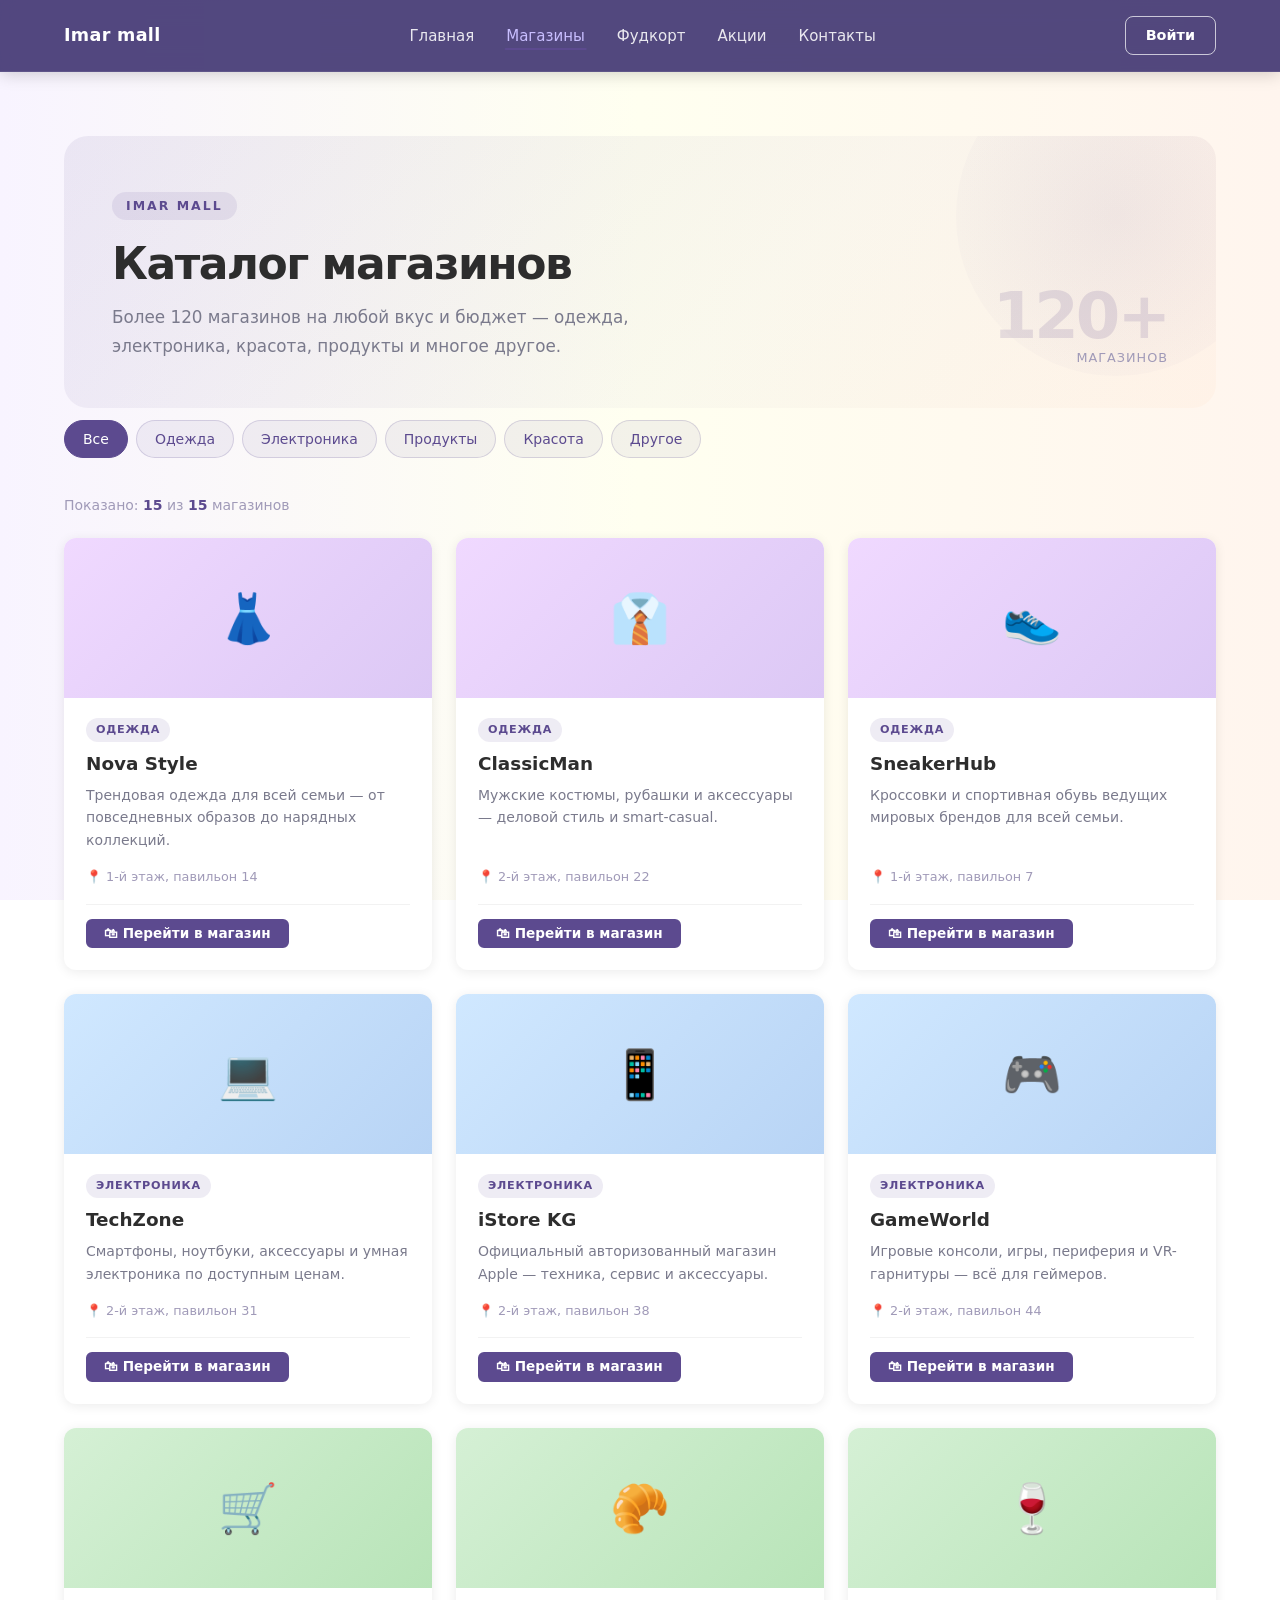
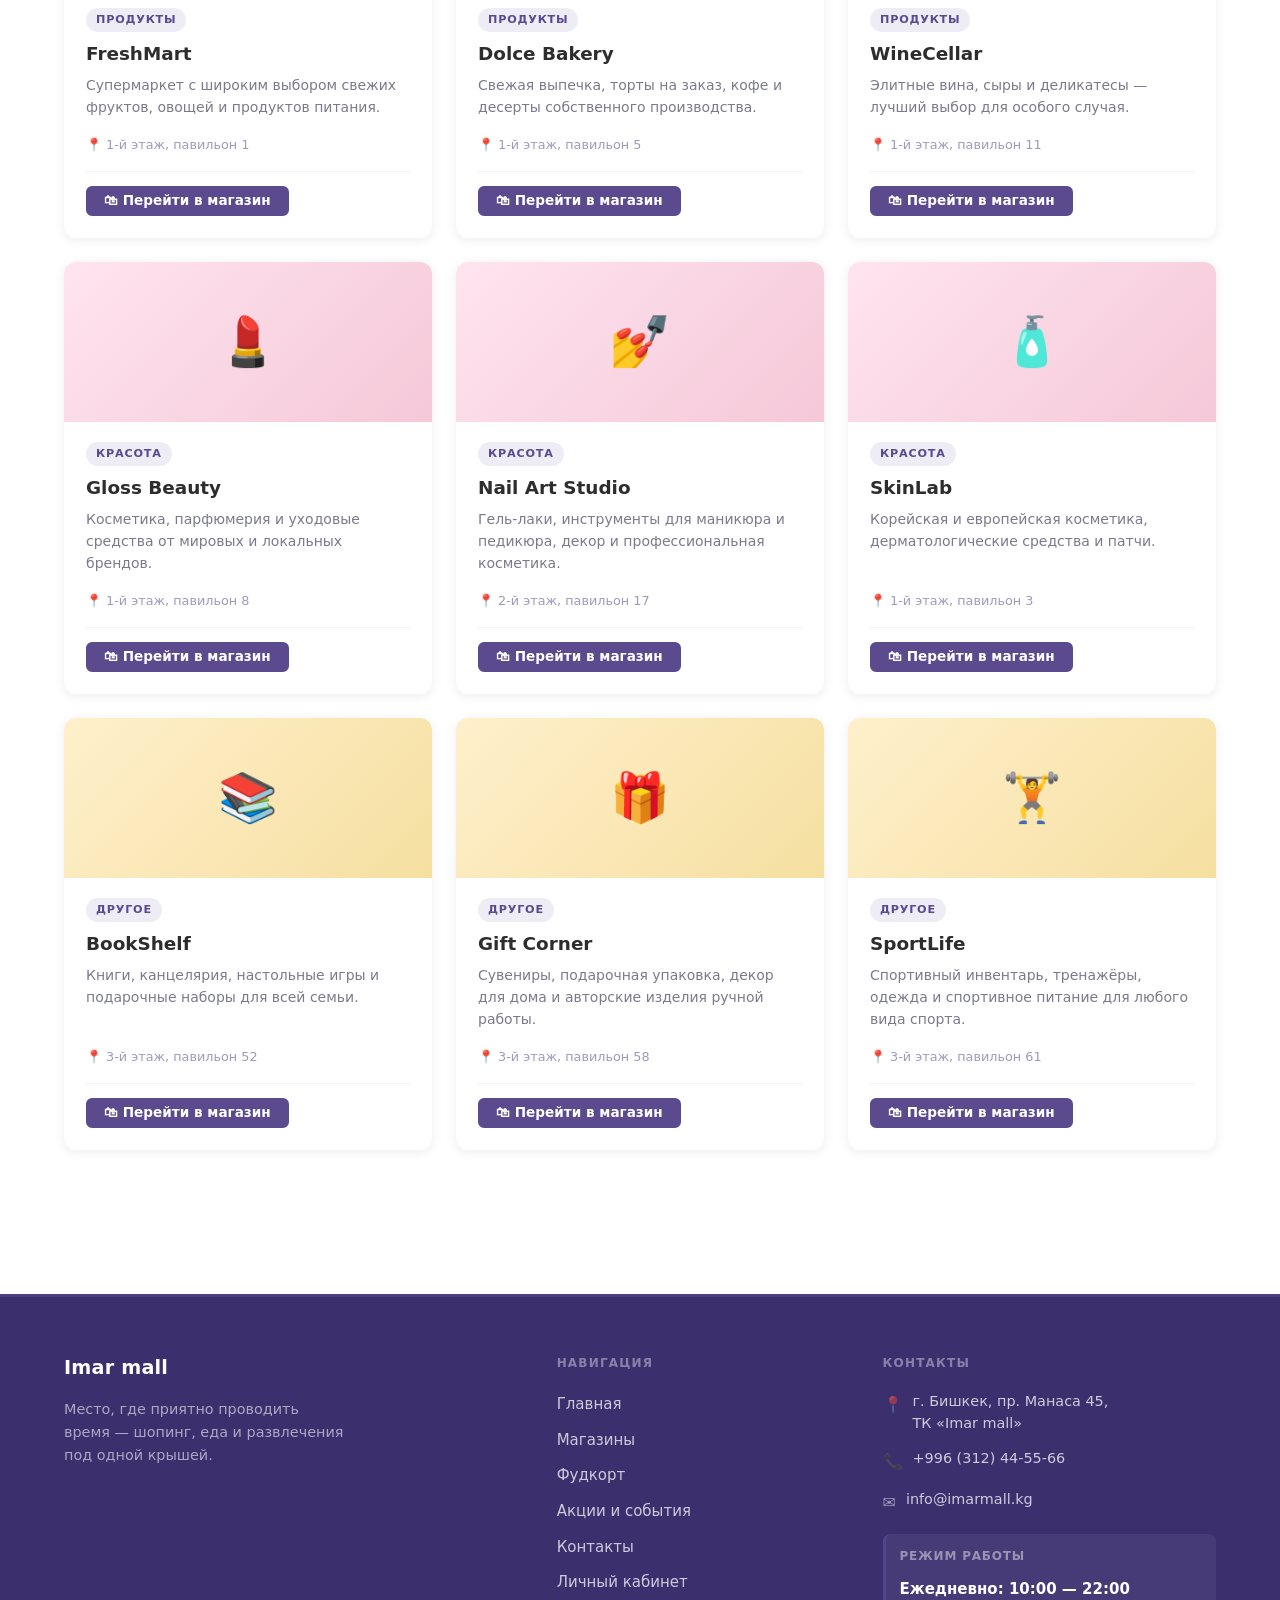
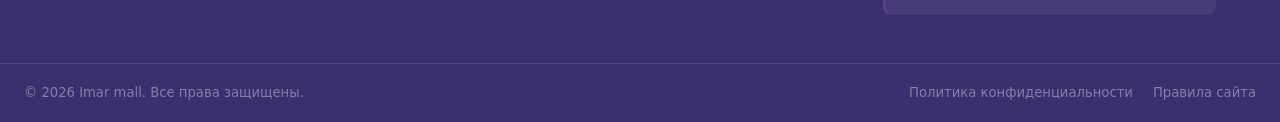
<file: frontend/shops.html>
<!DOCTYPE html>
<html lang="ru">
<head>
  <meta charset="UTF-8">
  <meta name="viewport" content="width=device-width, initial-scale=1.0">
  <title>Каталог магазинов — Imar mall</title>
  <link rel="stylesheet" href="css/style.css">
  <link rel="stylesheet" href="css/header.css">
  <link rel="stylesheet" href="css/footer.css">
  <link rel="stylesheet" href="css/components.css">

  <style>
    /* ── Page hero ── */
    .page-hero {
      background: linear-gradient(135deg,
        rgba(92,74,143,0.09) 0%,
        rgba(92,74,143,0.03) 60%,
        rgba(255,180,120,0.06) 100%);
      border-radius: 24px;
      padding: 56px 48px 48px;
      margin-bottom: 12px;
      position: relative;
      overflow: hidden;
    }
    .page-hero::before {
      content: '';
      position: absolute;
      width: 320px; height: 320px;
      border-radius: 50%;
      background: radial-gradient(circle, rgba(92,74,143,0.08), transparent);
      top: -80px; right: -60px;
      pointer-events: none;
    }
    .page-hero__eyebrow {
      display: inline-block;
      font-size: 0.78rem; font-weight: 700;
      letter-spacing: 2px; text-transform: uppercase;
      color: #5C4A8F;
      background: rgba(92,74,143,0.1);
      padding: 4px 14px; border-radius: 20px;
      margin-bottom: 16px;
    }
    .page-hero__title {
      font-size: 2.75rem; font-weight: 800;
      color: #2d2d2d; letter-spacing: -1.5px;
      margin-bottom: 12px;
    }
    .page-hero__sub {
      font-size: 1.05rem; color: #7a7a8c;
      line-height: 1.7; max-width: 520px;
    }
    .page-hero__count {
      position: absolute; right: 48px; bottom: 40px; text-align: right;
    }
    .page-hero__count-num {
      font-size: 4rem; font-weight: 800;
      color: rgba(92,74,143,0.15);
      line-height: 1; letter-spacing: -3px;
    }
    .page-hero__count-label {
      font-size: 0.8rem; color: #a09ab8;
      letter-spacing: 1px; text-transform: uppercase;
    }

    /* ── Цветные превью карточек ── */
    .shop-thumb {
      width: 100%; height: 160px;
      display: flex; align-items: center; justify-content: center;
      font-size: 3rem;
    }
    .shop-thumb--clothes  { background: linear-gradient(135deg, #f0d9ff, #dcc8f5); }
    .shop-thumb--tech     { background: linear-gradient(135deg, #d0e8ff, #b8d4f5); }
    .shop-thumb--food     { background: linear-gradient(135deg, #d5f0d5, #b8e4b8); }
    .shop-thumb--beauty   { background: linear-gradient(135deg, #ffe4ef, #f5c8d8); }
    .shop-thumb--other    { background: linear-gradient(135deg, #fff0cc, #f5dfa0); }

    /* ── Сетка магазинов ── */
    .shops-grid {
      display: grid;
      grid-template-columns: repeat(3, 1fr);
      gap: 24px;
    }

    /* ── Карточка магазина ── */
    .shop-card {
      background: #ffffff;
      border-radius: 12px;
      box-shadow: 0 2px 12px rgba(0,0,0,0.08);
      overflow: hidden;
      display: flex; flex-direction: column;
      transition: box-shadow 0.25s, transform 0.25s;
    }
    .shop-card:hover {
      box-shadow: 0 8px 28px rgba(0,0,0,0.13);
      transform: translateY(-4px);
    }
    .shop-card__body {
      padding: 20px 22px 22px;
      display: flex; flex-direction: column; flex: 1;
    }
    .shop-card__badge {
      display: inline-block;
      font-size: 0.7rem; font-weight: 700;
      text-transform: uppercase; letter-spacing: 0.8px;
      padding: 3px 10px; border-radius: 20px;
      background: rgba(92,74,143,0.1); color: #5C4A8F;
      margin-bottom: 10px; align-self: flex-start;
    }
    .shop-card__name {
      font-size: 1.15rem; font-weight: 700;
      color: #2d2d2d; margin-bottom: 8px; line-height: 1.3;
    }
    .shop-card__desc {
      font-size: 0.875rem; color: #7a7a8c;
      line-height: 1.6; flex: 1; margin-bottom: 16px;
    }
    .shop-card__floor {
      font-size: 0.8rem; color: #a09ab8;
      display: flex; align-items: center; gap: 5px;
      margin-bottom: 16px;
    }
    .shop-card__footer {
      padding-top: 14px;
      border-top: 1px solid rgba(0,0,0,0.05);
    }

    /* ── Счётчик ── */
    .results-count {
      font-size: 0.875rem; color: #a09ab8; margin-bottom: 20px;
    }
    .results-count strong { color: #5C4A8F; }

    /* ── Пустое состояние ── */
    .filter-empty {
      display: none; text-align: center; padding: 80px 20px; color: #7a7a8c;
    }
    .filter-empty__icon  { font-size: 3rem; margin-bottom: 16px; opacity: 0.4; }
    .filter-empty__title { font-size: 1.15rem; font-weight: 600; color: #2d2d2d; margin-bottom: 8px; }
    .filter-empty__text  { font-size: 0.9rem; }

    /* ══════════════════════════════════════════
       МОДАЛЬНОЕ ОКНО
    ══════════════════════════════════════════ */
    .modal-overlay {
      display: none;
      position: fixed; inset: 0; z-index: 2000;
      background: rgba(30,20,60,0.45);
      backdrop-filter: blur(4px);
      align-items: center; justify-content: center;
      padding: 24px;
    }
    .modal-overlay.open { display: flex; }

    .modal {
      background: #ffffff;
      border-radius: 20px;
      width: 100%; max-width: 740px;
      max-height: 88vh;
      overflow: hidden;
      display: flex; flex-direction: column;
      box-shadow: 0 24px 64px rgba(0,0,0,0.22);
      animation: modalIn 0.22s ease;
    }
    @keyframes modalIn {
      from { opacity:0; transform:translateY(18px) scale(0.97); }
      to   { opacity:1; transform:none; }
    }

    .modal__header {
      display: flex; align-items: center; gap: 16px;
      padding: 24px 28px 20px;
      border-bottom: 1px solid rgba(0,0,0,0.07);
      flex-shrink: 0;
    }
    .modal__header-icon {
      width: 56px; height: 56px; border-radius: 14px;
      display: flex; align-items: center; justify-content: center;
      font-size: 1.75rem; flex-shrink: 0;
    }
    .modal__header-info { flex: 1; }
    .modal__title  { font-size: 1.35rem; font-weight: 800; color: #2d2d2d; margin-bottom: 4px; }
    .modal__floor  { font-size: 0.85rem; color: #a09ab8; }
    .modal__close  {
      width: 36px; height: 36px; border-radius: 50%;
      background: rgba(0,0,0,0.06); border: none; cursor: pointer;
      font-size: 1.1rem; color: #7a7a8c;
      display: flex; align-items: center; justify-content: center;
      transition: background 0.2s, color 0.2s; flex-shrink: 0;
    }
    .modal__close:hover { background: rgba(217,79,79,0.12); color: #d94f4f; }

    .modal__body {
      overflow-y: auto; padding: 24px 28px 28px; flex: 1;
    }

    /* Сетка товаров */
    .products-grid {
      display: grid;
      grid-template-columns: repeat(2, 1fr);
      gap: 16px;
    }

    .product-card {
      border: 1.5px solid rgba(0,0,0,0.07);
      border-radius: 12px;
      padding: 16px 18px;
      display: flex; flex-direction: column; gap: 8px;
      transition: border-color 0.2s, box-shadow 0.2s;
    }
    .product-card:hover {
      border-color: rgba(92,74,143,0.3);
      box-shadow: 0 4px 16px rgba(92,74,143,0.1);
    }
    .product-card__emoji { font-size: 2rem; line-height: 1; }
    .product-card__name  { font-size: 0.95rem; font-weight: 700; color: #2d2d2d; line-height: 1.3; }
    .product-card__desc  { font-size: 0.8rem; color: #7a7a8c; line-height: 1.5; flex: 1; }
    .product-card__footer {
      display: flex; align-items: center; justify-content: space-between;
      margin-top: 6px; gap: 8px;
    }
    .product-card__price {
      font-size: 1.05rem; font-weight: 800; color: #5C4A8F;
    }
    .product-card__price span { font-size: 0.75rem; font-weight: 500; color: #a09ab8; }

    .btn-add-cart {
      display: inline-flex; align-items: center; gap: 5px;
      padding: 7px 14px; font-size: 0.8rem; font-weight: 600;
      background: #5C4A8F; color: #fff;
      border: none; border-radius: 8px; cursor: pointer;
      transition: background 0.2s, transform 0.15s, box-shadow 0.2s;
      white-space: nowrap;
    }
    .btn-add-cart:hover {
      background: #4a3a75;
      box-shadow: 0 4px 12px rgba(92,74,143,0.35);
    }
    .btn-add-cart:active { transform: scale(0.95); }
    .btn-add-cart.added { background: #28a745; pointer-events: none; }

    /* Заметка о необходимости входа */
    .modal__auth-note {
      background: rgba(92,74,143,0.07);
      border-left: 3px solid #5C4A8F;
      border-radius: 0 8px 8px 0;
      padding: 10px 14px;
      font-size: 0.85rem; color: #4a3a75;
      margin-bottom: 18px;
      display: none;
    }
    .modal__auth-note a { color: #5C4A8F; font-weight: 600; text-decoration: underline; }
    .modal__auth-note.visible { display: block; }

    /* Тост */
    .toast {
      position: fixed; bottom: 28px; left: 50%; transform: translateX(-50%);
      background: #2d2d2d; color: #fff;
      padding: 12px 24px; border-radius: 40px;
      font-size: 0.9rem; font-weight: 500;
      box-shadow: 0 8px 24px rgba(0,0,0,0.22);
      z-index: 3000; white-space: nowrap;
      opacity: 0; pointer-events: none;
      transition: opacity 0.25s, bottom 0.25s;
    }
    .toast.show { opacity: 1; bottom: 36px; }
  </style>
</head>
<body>

<!-- ========== HEADER ========== -->
<header class="header">
  <div class="header__inner">
    <a href="index.html" class="header__logo">
      <span class="header__logo-name">Imar mall</span>
    </a>
    <nav class="header__nav">
      <a href="index.html"     class="header__nav-link">Главная</a>
      <a href="shops.html"     class="header__nav-link active">Магазины</a>
      <a href="foodcourt.html" class="header__nav-link">Фудкорт</a>
      <a href="events.html"    class="header__nav-link">Акции</a>
      <a href="contacts.html"  class="header__nav-link">Контакты</a>
    </nav>
    <div class="header__actions">
      <a href="login.html" class="btn-login" id="headerAuthBtn">Войти</a>
    </div>
  </div>
</header>


<main>
  <div class="section">

    <div class="page-hero">
      <span class="page-hero__eyebrow">Imar mall</span>
      <h1 class="page-hero__title">Каталог магазинов</h1>
      <p class="page-hero__sub">
        Более 120 магазинов на любой вкус и&nbsp;бюджет —
        одежда, электроника, красота, продукты и&nbsp;многое другое.
      </p>
      <div class="page-hero__count">
        <div class="page-hero__count-num">120+</div>
        <div class="page-hero__count-label">магазинов</div>
      </div>
    </div>

    <div class="filter-bar" id="filterBar">
      <button class="filter-btn active" data-filter="все">Все</button>
      <button class="filter-btn" data-filter="одежда">Одежда</button>
      <button class="filter-btn" data-filter="электроника">Электроника</button>
      <button class="filter-btn" data-filter="продукты">Продукты</button>
      <button class="filter-btn" data-filter="красота">Красота</button>
      <button class="filter-btn" data-filter="другое">Другое</button>
    </div>

    <p class="results-count">
      Показано: <strong id="visibleCount">15</strong> из <strong>15</strong> магазинов
    </p>

    <div class="shops-grid" id="shopsGrid">

      <!-- ── ОДЕЖДА ── -->
      <div class="shop-card" data-category="одежда" data-shop="nova-style">
        <div class="shop-thumb shop-thumb--clothes">👗</div>
        <div class="shop-card__body">
          <span class="shop-card__badge">Одежда</span>
          <h3 class="shop-card__name">Nova Style</h3>
          <p class="shop-card__desc">Трендовая одежда для всей семьи — от повседневных образов до нарядных коллекций.</p>
          <div class="shop-card__floor">📍 1-й этаж, павильон 14</div>
          <div class="shop-card__footer">
            <button class="btn btn-primary btn-sm open-shop-btn">🛍 Перейти в магазин</button>
          </div>
        </div>
      </div>

      <div class="shop-card" data-category="одежда" data-shop="classic-man">
        <div class="shop-thumb shop-thumb--clothes">👔</div>
        <div class="shop-card__body">
          <span class="shop-card__badge">Одежда</span>
          <h3 class="shop-card__name">ClassicMan</h3>
          <p class="shop-card__desc">Мужские костюмы, рубашки и аксессуары — деловой стиль и smart-casual.</p>
          <div class="shop-card__floor">📍 2-й этаж, павильон 22</div>
          <div class="shop-card__footer">
            <button class="btn btn-primary btn-sm open-shop-btn">🛍 Перейти в магазин</button>
          </div>
        </div>
      </div>

      <div class="shop-card" data-category="одежда" data-shop="sneaker-hub">
        <div class="shop-thumb shop-thumb--clothes">👟</div>
        <div class="shop-card__body">
          <span class="shop-card__badge">Одежда</span>
          <h3 class="shop-card__name">SneakerHub</h3>
          <p class="shop-card__desc">Кроссовки и спортивная обувь ведущих мировых брендов для всей семьи.</p>
          <div class="shop-card__floor">📍 1-й этаж, павильон 7</div>
          <div class="shop-card__footer">
            <button class="btn btn-primary btn-sm open-shop-btn">🛍 Перейти в магазин</button>
          </div>
        </div>
      </div>

      <!-- ── ЭЛЕКТРОНИКА ── -->
      <div class="shop-card" data-category="электроника" data-shop="techzone">
        <div class="shop-thumb shop-thumb--tech">💻</div>
        <div class="shop-card__body">
          <span class="shop-card__badge">Электроника</span>
          <h3 class="shop-card__name">TechZone</h3>
          <p class="shop-card__desc">Смартфоны, ноутбуки, аксессуары и умная электроника по доступным ценам.</p>
          <div class="shop-card__floor">📍 2-й этаж, павильон 31</div>
          <div class="shop-card__footer">
            <button class="btn btn-primary btn-sm open-shop-btn">🛍 Перейти в магазин</button>
          </div>
        </div>
      </div>

      <div class="shop-card" data-category="электроника" data-shop="istore">
        <div class="shop-thumb shop-thumb--tech">📱</div>
        <div class="shop-card__body">
          <span class="shop-card__badge">Электроника</span>
          <h3 class="shop-card__name">iStore KG</h3>
          <p class="shop-card__desc">Официальный авторизованный магазин Apple — техника, сервис и аксессуары.</p>
          <div class="shop-card__floor">📍 2-й этаж, павильон 38</div>
          <div class="shop-card__footer">
            <button class="btn btn-primary btn-sm open-shop-btn">🛍 Перейти в магазин</button>
          </div>
        </div>
      </div>

      <div class="shop-card" data-category="электроника" data-shop="gameworld">
        <div class="shop-thumb shop-thumb--tech">🎮</div>
        <div class="shop-card__body">
          <span class="shop-card__badge">Электроника</span>
          <h3 class="shop-card__name">GameWorld</h3>
          <p class="shop-card__desc">Игровые консоли, игры, периферия и VR-гарнитуры — всё для геймеров.</p>
          <div class="shop-card__floor">📍 2-й этаж, павильон 44</div>
          <div class="shop-card__footer">
            <button class="btn btn-primary btn-sm open-shop-btn">🛍 Перейти в магазин</button>
          </div>
        </div>
      </div>

      <!-- ── ПРОДУКТЫ ── -->
      <div class="shop-card" data-category="продукты" data-shop="freshmart">
        <div class="shop-thumb shop-thumb--food">🛒</div>
        <div class="shop-card__body">
          <span class="shop-card__badge">Продукты</span>
          <h3 class="shop-card__name">FreshMart</h3>
          <p class="shop-card__desc">Супермаркет с широким выбором свежих фруктов, овощей и продуктов питания.</p>
          <div class="shop-card__floor">📍 1-й этаж, павильон 1</div>
          <div class="shop-card__footer">
            <button class="btn btn-primary btn-sm open-shop-btn">🛍 Перейти в магазин</button>
          </div>
        </div>
      </div>

      <div class="shop-card" data-category="продукты" data-shop="dolce">
        <div class="shop-thumb shop-thumb--food">🥐</div>
        <div class="shop-card__body">
          <span class="shop-card__badge">Продукты</span>
          <h3 class="shop-card__name">Dolce Bakery</h3>
          <p class="shop-card__desc">Свежая выпечка, торты на заказ, кофе и десерты собственного производства.</p>
          <div class="shop-card__floor">📍 1-й этаж, павильон 5</div>
          <div class="shop-card__footer">
            <button class="btn btn-primary btn-sm open-shop-btn">🛍 Перейти в магазин</button>
          </div>
        </div>
      </div>

      <div class="shop-card" data-category="продукты" data-shop="winecellar">
        <div class="shop-thumb shop-thumb--food">🍷</div>
        <div class="shop-card__body">
          <span class="shop-card__badge">Продукты</span>
          <h3 class="shop-card__name">WineCellar</h3>
          <p class="shop-card__desc">Элитные вина, сыры и деликатесы — лучший выбор для особого случая.</p>
          <div class="shop-card__floor">📍 1-й этаж, павильон 11</div>
          <div class="shop-card__footer">
            <button class="btn btn-primary btn-sm open-shop-btn">🛍 Перейти в магазин</button>
          </div>
        </div>
      </div>

      <!-- ── КРАСОТА ── -->
      <div class="shop-card" data-category="красота" data-shop="gloss">
        <div class="shop-thumb shop-thumb--beauty">💄</div>
        <div class="shop-card__body">
          <span class="shop-card__badge">Красота</span>
          <h3 class="shop-card__name">Gloss Beauty</h3>
          <p class="shop-card__desc">Косметика, парфюмерия и уходовые средства от мировых и локальных брендов.</p>
          <div class="shop-card__floor">📍 1-й этаж, павильон 8</div>
          <div class="shop-card__footer">
            <button class="btn btn-primary btn-sm open-shop-btn">🛍 Перейти в магазин</button>
          </div>
        </div>
      </div>

      <div class="shop-card" data-category="красота" data-shop="nailart">
        <div class="shop-thumb shop-thumb--beauty">💅</div>
        <div class="shop-card__body">
          <span class="shop-card__badge">Красота</span>
          <h3 class="shop-card__name">Nail Art Studio</h3>
          <p class="shop-card__desc">Гель-лаки, инструменты для маникюра и педикюра, декор и профессиональная косметика.</p>
          <div class="shop-card__floor">📍 2-й этаж, павильон 17</div>
          <div class="shop-card__footer">
            <button class="btn btn-primary btn-sm open-shop-btn">🛍 Перейти в магазин</button>
          </div>
        </div>
      </div>

      <div class="shop-card" data-category="красота" data-shop="skinlab">
        <div class="shop-thumb shop-thumb--beauty">🧴</div>
        <div class="shop-card__body">
          <span class="shop-card__badge">Красота</span>
          <h3 class="shop-card__name">SkinLab</h3>
          <p class="shop-card__desc">Корейская и европейская косметика, дерматологические средства и патчи.</p>
          <div class="shop-card__floor">📍 1-й этаж, павильон 3</div>
          <div class="shop-card__footer">
            <button class="btn btn-primary btn-sm open-shop-btn">🛍 Перейти в магазин</button>
          </div>
        </div>
      </div>

      <!-- ── ДРУГОЕ ── -->
      <div class="shop-card" data-category="другое" data-shop="bookshelf">
        <div class="shop-thumb shop-thumb--other">📚</div>
        <div class="shop-card__body">
          <span class="shop-card__badge">Другое</span>
          <h3 class="shop-card__name">BookShelf</h3>
          <p class="shop-card__desc">Книги, канцелярия, настольные игры и подарочные наборы для всей семьи.</p>
          <div class="shop-card__floor">📍 3-й этаж, павильон 52</div>
          <div class="shop-card__footer">
            <button class="btn btn-primary btn-sm open-shop-btn">🛍 Перейти в магазин</button>
          </div>
        </div>
      </div>

      <div class="shop-card" data-category="другое" data-shop="giftcorner">
        <div class="shop-thumb shop-thumb--other">🎁</div>
        <div class="shop-card__body">
          <span class="shop-card__badge">Другое</span>
          <h3 class="shop-card__name">Gift Corner</h3>
          <p class="shop-card__desc">Сувениры, подарочная упаковка, декор для дома и авторские изделия ручной работы.</p>
          <div class="shop-card__floor">📍 3-й этаж, павильон 58</div>
          <div class="shop-card__footer">
            <button class="btn btn-primary btn-sm open-shop-btn">🛍 Перейти в магазин</button>
          </div>
        </div>
      </div>

      <div class="shop-card" data-category="другое" data-shop="sportlife">
        <div class="shop-thumb shop-thumb--other">🏋️</div>
        <div class="shop-card__body">
          <span class="shop-card__badge">Другое</span>
          <h3 class="shop-card__name">SportLife</h3>
          <p class="shop-card__desc">Спортивный инвентарь, тренажёры, одежда и спортивное питание для любого вида спорта.</p>
          <div class="shop-card__floor">📍 3-й этаж, павильон 61</div>
          <div class="shop-card__footer">
            <button class="btn btn-primary btn-sm open-shop-btn">🛍 Перейти в магазин</button>
          </div>
        </div>
      </div>

    </div><!-- /shops-grid -->

    <div class="filter-empty" id="filterEmpty">
      <div class="filter-empty__icon">🔍</div>
      <div class="filter-empty__title">Ничего не найдено</div>
      <div class="filter-empty__text">В этой категории пока нет магазинов</div>
    </div>

  </div>
</main>


<!-- ══════ МОДАЛЬНОЕ ОКНО ══════ -->
<div class="modal-overlay" id="shopModal">
  <div class="modal">
    <div class="modal__header">
      <div class="modal__header-icon" id="modalIcon"></div>
      <div class="modal__header-info">
        <h2 class="modal__title" id="modalTitle"></h2>
        <p class="modal__floor"  id="modalFloor"></p>
      </div>
      <button class="modal__close" id="modalClose">✕</button>
    </div>
    <div class="modal__body">
      <div class="modal__auth-note" id="modalAuthNote">
        Чтобы добавлять товары в корзину, пожалуйста,
        <a href="login.html">войдите в аккаунт</a>.
      </div>
      <div class="products-grid" id="productsGrid"></div>
    </div>
  </div>
</div>

<!-- Тост -->
<div class="toast" id="toast"></div>


<!-- ========== FOOTER ========== -->
<footer class="footer">
  <div class="footer__inner">
    <div class="footer__grid">
      <div class="footer__brand">
        <a href="index.html" class="footer__logo">
          <span class="footer__logo-name">Imar mall</span>
        </a>
        <p class="footer__slogan">
          Место, где приятно проводить время — шопинг, еда
          и развлечения под одной крышей.
        </p>
      </div>
      <div class="footer__nav-col">
        <p class="footer__col-title">Навигация</p>
        <ul class="footer__nav-list">
          <li><a href="index.html"     class="footer__nav-link">Главная</a></li>
          <li><a href="shops.html"     class="footer__nav-link">Магазины</a></li>
          <li><a href="foodcourt.html" class="footer__nav-link">Фудкорт</a></li>
          <li><a href="events.html"    class="footer__nav-link">Акции и события</a></li>
          <li><a href="contacts.html"  class="footer__nav-link">Контакты</a></li>
          <li><a href="cabinet.html"   class="footer__nav-link">Личный кабинет</a></li>
        </ul>
      </div>
      <div class="footer__contacts-col">
        <p class="footer__col-title">Контакты</p>
        <div class="footer__contact-item">
          <span class="footer__contact-icon">📍</span>
          <span class="footer__contact-text">г. Бишкек, пр. Манаса 45,<br>ТК «Imar mall»</span>
        </div>
        <div class="footer__contact-item">
          <span class="footer__contact-icon">📞</span>
          <span class="footer__contact-text"><a href="tel:+996312445566">+996 (312) 44-55-66</a></span>
        </div>
        <div class="footer__contact-item">
          <span class="footer__contact-icon">✉️</span>
          <span class="footer__contact-text"><a href="mailto:info@imarmall.kg">info@imarmall.kg</a></span>
        </div>
        <div class="footer__hours">
          <p class="footer__hours-label">Режим работы</p>
          <p class="footer__hours-time">Ежедневно: 10:00 — 22:00</p>
        </div>
      </div>
    </div>
  </div>
  <div class="footer__bottom">
    <p class="footer__copyright">© 2026 Imar mall. Все права защищены.</p>
    <div class="footer__bottom-links">
      <a href="#" class="footer__bottom-link">Политика конфиденциальности</a>
      <a href="#" class="footer__bottom-link">Правила сайта</a>
    </div>
  </div>
</footer>


<!-- ══════ СКРИПТ ══════ -->
<script>
/* ─── 1. ДАННЫЕ МАГАЗИНОВ ─── */
const SHOPS = {
  'nova-style': {
    name:'Nova Style', icon:'👗', floor:'1-й этаж, павильон 14',
    iconBg:'linear-gradient(135deg,#f0d9ff,#dcc8f5)',
    products:[
      {emoji:'👗', name:'Летнее платье «Bloom»',    desc:'Лёгкое шифоновое платье, размеры XS–XL',      price:2490},
      {emoji:'👖', name:'Джинсы Slim Fit',           desc:'Классические джинсы прямого кроя',             price:3200},
      {emoji:'👚', name:'Базовая футболка',           desc:'100% хлопок, 12 цветов',                      price: 890},
      {emoji:'🧥', name:'Пальто осеннее «Nova»',     desc:'Шерстяное пальто оверсайз',                   price:8900},
      {emoji:'👒', name:'Шляпа-федора',              desc:'Плетёная летняя шляпа',                        price:1200},
      {emoji:'🧣', name:'Шарф кашемировый',          desc:'100% кашемир, 6 расцветок',                   price:2100},
    ]
  },
  'classic-man': {
    name:'ClassicMan', icon:'👔', floor:'2-й этаж, павильон 22',
    iconBg:'linear-gradient(135deg,#f0d9ff,#dcc8f5)',
    products:[
      {emoji:'👔', name:'Рубашка Oxford белая',      desc:'Классика делового гардероба',                  price:2800},
      {emoji:'🥻', name:'Костюм-двойка «Capitol»',   desc:'Шерсть-полиэстер, серый/синий',               price:14500},
      {emoji:'👞', name:'Оксфорды кожаные',          desc:'Натуральная кожа, чёрные',                    price:7200},
      {emoji:'🧤', name:'Перчатки кожаные',          desc:'Подкладка из кашемира',                       price:1900},
      {emoji:'👜', name:'Портфель деловой',          desc:'Натуральная кожа, отсек для ноутбука',        price:11000},
      {emoji:'🧦', name:'Носки бамбук (3 пары)',     desc:'Антибактериальные, 5 цветов',                 price: 650},
    ]
  },
  'sneaker-hub': {
    name:'SneakerHub', icon:'👟', floor:'1-й этаж, павильон 7',
    iconBg:'linear-gradient(135deg,#f0d9ff,#dcc8f5)',
    products:[
      {emoji:'👟', name:'Nike Air Max 270',          desc:'Воздушная подушка, белые/чёрные',              price:9800},
      {emoji:'👟', name:'Adidas Stan Smith',         desc:'Легендарные кожаные кеды',                    price:7400},
      {emoji:'🥾', name:'New Balance 574',           desc:'Классика в замше',                            price:8200},
      {emoji:'🩴', name:'Сланцы Nike Slides',       desc:'Мягкая пена, унисекс',                        price:2100},
      {emoji:'🧴', name:'Крем для обуви',            desc:'Уход за кожаной обувью',                      price: 490},
      {emoji:'👟', name:'Puma RS-X Toys',            desc:'Chunky-кроссовки, разные цвета',              price:8700},
    ]
  },
  'techzone': {
    name:'TechZone', icon:'💻', floor:'2-й этаж, павильон 31',
    iconBg:'linear-gradient(135deg,#d0e8ff,#b8d4f5)',
    products:[
      {emoji:'💻', name:'Ноутбук Lenovo IdeaPad 5', desc:'15.6", Ryzen 5, 16 ГБ RAM, 512 SSD',         price:52000},
      {emoji:'🖥️', name:'Монитор Samsung 27"',       desc:'IPS, 2K, 75 Гц, без мерцания',              price:28000},
      {emoji:'🖱️', name:'Мышь Logitech MX Master 3',desc:'Беспроводная, эргономичная',                  price:7500},
      {emoji:'⌨️', name:'Клавиатура механическая',  desc:'Cherry MX Red, RGB-подсветка',                price:9200},
      {emoji:'🎧', name:'Наушники Sony WH-1000XM5', desc:'ANC, Bluetooth, 30 ч. работы',               price:38000},
      {emoji:'🔌', name:'USB-хаб 7 портов',         desc:'USB-C + USB-A, алюминий',                    price:2400},
    ]
  },
  'istore': {
    name:'iStore KG', icon:'📱', floor:'2-й этаж, павильон 38',
    iconBg:'linear-gradient(135deg,#d0e8ff,#b8d4f5)',
    products:[
      {emoji:'📱', name:'iPhone 15 Pro 128 ГБ',     desc:'Titanium, A17 Pro, камера 48 Мп',             price:115000},
      {emoji:'💻', name:'MacBook Air M2 13"',        desc:'8 ГБ / 256 ГБ, Midnight',                   price:125000},
      {emoji:'⌚', name:'Apple Watch Series 9',      desc:'GPS, 45 мм, алюминий',                       price:42000},
      {emoji:'🎧', name:'AirPods Pro 2-го поколения',desc:'ANC, MagSafe, USB-C',                        price:32000},
      {emoji:'📱', name:'iPad Air 11" M2',           desc:'Wi-Fi 256 ГБ, Space Grey',                   price:78000},
      {emoji:'🔋', name:'MagSafe зарядка 15W',      desc:'Оригинальный аксессуар Apple',                price:5500},
    ]
  },
  'gameworld': {
    name:'GameWorld', icon:'🎮', floor:'2-й этаж, павильон 44',
    iconBg:'linear-gradient(135deg,#d0e8ff,#b8d4f5)',
    products:[
      {emoji:'🎮', name:'PlayStation 5 Slim',        desc:'825 ГБ SSD, Blu-Ray Edition',                 price:89000},
      {emoji:'🕹️', name:'Nintendo Switch OLED',      desc:'7" дисплей, цвет White',                     price:52000},
      {emoji:'🎮', name:'Xbox Series S',             desc:'512 ГБ SSD, All-Digital',                     price:46000},
      {emoji:'🥽', name:'Meta Quest 3 128 ГБ',      desc:'Смешанная реальность, автономный',            price:72000},
      {emoji:'🕹️', name:'Геймпад DualSense',         desc:'Haptic Feedback, PS5',                       price:11000},
      {emoji:'🎮', name:'Spider-Man 2 (PS5)',         desc:'Русская версия, новый диск',                  price:5900},
    ]
  },
  'freshmart': {
    name:'FreshMart', icon:'🛒', floor:'1-й этаж, павильон 1',
    iconBg:'linear-gradient(135deg,#d5f0d5,#b8e4b8)',
    products:[
      {emoji:'🥑', name:'Авокадо (2 шт.)',           desc:'Спелые, Мексика',                              price: 220},
      {emoji:'🍓', name:'Клубника 500 г',            desc:'Свежая, местная',                              price: 180},
      {emoji:'🥦', name:'Брокколи свежая',           desc:'Голова ~500 г',                                price: 120},
      {emoji:'🧀', name:'Сыр Gouda 200 г',          desc:'Нарезка, Нидерланды',                          price: 340},
      {emoji:'🥚', name:'Яйца С0 (10 шт.)',         desc:'Фермерские, охлаждённые',                      price: 190},
      {emoji:'🥛', name:'Молоко 2.5% 1 л',          desc:'Пастеризованное, Кыргызстан',                  price:  95},
    ]
  },
  'dolce': {
    name:'Dolce Bakery', icon:'🥐', floor:'1-й этаж, павильон 5',
    iconBg:'linear-gradient(135deg,#d5f0d5,#b8e4b8)',
    products:[
      {emoji:'🥐', name:'Круассан классический',     desc:'Слоёное тесто, сливочное масло',               price: 120},
      {emoji:'🎂', name:'Торт «Красный бархат» 1 кг',desc:'На заказ, срок 2 дня',                        price:2800},
      {emoji:'☕', name:'Капучино 300 мл',           desc:'Арабика 100%, молочная пена',                  price: 220},
      {emoji:'🍩', name:'Донатс с глазурью',         desc:'6 шт., разные вкусы',                          price: 450},
      {emoji:'🍞', name:'Хлеб ремесленный',          desc:'На закваске, тёмная корочка',                  price: 180},
      {emoji:'🧁', name:'Капкейк (набор 4 шт.)',     desc:'Ванильный, шоколадный, лимонный, клубничный',  price: 520},
    ]
  },
  'winecellar': {
    name:'WineCellar', icon:'🍷', floor:'1-й этаж, павильон 11',
    iconBg:'linear-gradient(135deg,#d5f0d5,#b8e4b8)',
    products:[
      {emoji:'🍷', name:'Malbec Reserva 2019',       desc:'Аргентина, Mendoza, красное сухое',            price:2100},
      {emoji:'🥂', name:'Prosecco DOC Brut',         desc:'Италия, игристое белое',                       price:1800},
      {emoji:'🧀', name:'Сырная тарелка (5 сортов)', desc:'Brie, Gouda, Cheddar, Parmigiano, Gorgonzola',price:2900},
      {emoji:'🫒', name:'Оливки Castelvetrano 200 г',desc:'Зелёные, в маринаде, Сицилия',                 price: 490},
      {emoji:'🍾', name:'Champagne Moët & Chandon',  desc:'Brut Impérial, 750 мл',                       price:12000},
      {emoji:'🍷', name:'Pinot Grigio IGT 2022',     desc:'Италия, белое сухое, лёгкое',                  price:1500},
    ]
  },
  'gloss': {
    name:'Gloss Beauty', icon:'💄', floor:'1-й этаж, павильон 8',
    iconBg:'linear-gradient(135deg,#ffe4ef,#f5c8d8)',
    products:[
      {emoji:'💄', name:'Помада Charlotte Tilbury',  desc:'Matte Revolution, оттенок Pillow Talk',        price:3200},
      {emoji:'🧴', name:'Крем Lancôme Rénergie',     desc:'Дневной антивозрастной SPF 20',                price:7800},
      {emoji:'👁️', name:'Тушь L\'Oréal Telescopic', desc:'Удлиняющая, водостойкая',                     price:1100},
      {emoji:'💋', name:'Бальзам для губ Dior',      desc:'Addict Lip Glow, розовый',                    price:2600},
      {emoji:'🌸', name:'Парфюм Chloe Nomade',      desc:'EDP 50 мл, цветочный',                         price:11500},
      {emoji:'✨', name:'Хайлайтер Fenty Beauty',   desc:'Killawatt Freestyle, розовое золото',           price:2900},
    ]
  },
  'nailart': {
    name:'Nail Art Studio', icon:'💅', floor:'2-й этаж, павильон 17',
    iconBg:'linear-gradient(135deg,#ffe4ef,#f5c8d8)',
    products:[
      {emoji:'💅', name:'Гель-лак OPI (15 мл)',      desc:'Цвет Bubble Bath, стойкость 3 недели',         price: 890},
      {emoji:'🔦', name:'LED-лампа 48W',             desc:'Сушка гель-лака за 30 сек.',                   price:2400},
      {emoji:'✂️', name:'Щипцы для кутикулы',       desc:'Нержавеющая сталь, профессиональные',          price:1100},
      {emoji:'💅', name:'Топ No-wipe Kodi',          desc:'Финишное покрытие без липкого слоя',           price: 650},
      {emoji:'🎨', name:'Набор стемпинга 20 пластин',desc:'Геометрия, цветы, паттерны',                   price:1800},
      {emoji:'✨', name:'Втирка хромовая (5 цветов)',desc:'Зеркальный эффект, золото/серебро/розовое',    price: 420},
    ]
  },
  'skinlab': {
    name:'SkinLab', icon:'🧴', floor:'1-й этаж, павильон 3',
    iconBg:'linear-gradient(135deg,#ffe4ef,#f5c8d8)',
    products:[
      {emoji:'🧴', name:'Сыворотка COSRX Snail 96%',desc:'Корея, увлажнение и восстановление кожи',       price:1900},
      {emoji:'😊', name:'Патчи под глаза Jayjun',   desc:'Гидрогелевые, 60 штук',                        price:1400},
      {emoji:'🌿', name:'Тонер Some By Mi AHA/BHA', desc:'Отшелушивающий, для проблемной кожи',          price:1650},
      {emoji:'☀️', name:'Санскрин Anessa SPF 50+',  desc:'Водостойкий, лёгкая текстура',                 price:2800},
      {emoji:'🧴', name:'Крем Cerave Moisturizing', desc:'Для сухой и нормальной кожи, 340 мл',          price:2100},
      {emoji:'✨', name:'Маска-плёнка Holika Holika',desc:'Очищающая поры, уголь',                        price: 580},
    ]
  },
  'bookshelf': {
    name:'BookShelf', icon:'📚', floor:'3-й этаж, павильон 52',
    iconBg:'linear-gradient(135deg,#fff0cc,#f5dfa0)',
    products:[
      {emoji:'📖', name:'«Атомные привычки» Клир',  desc:'Бестселлер о построении полезных привычек',    price: 890},
      {emoji:'🎲', name:'Настольная игра Catan',     desc:'Стратегическая, 3–4 игрока',                   price:4200},
      {emoji:'✏️', name:'Набор маркеров Stabilo 20', desc:'Неоновые и пастельные, скошенный наконечник', price: 750},
      {emoji:'📓', name:'Скетчбук A5 Fabriano',     desc:'200 г/м², 80 листов, твёрдая обложка',         price: 620},
      {emoji:'📚', name:'«Мастер и Маргарита»',     desc:'Подарочное издание с иллюстрациями',           price:1400},
      {emoji:'🎲', name:'Настольная игра Dixit',     desc:'Ассоциации, 3–6 игроков',                      price:3100},
    ]
  },
  'giftcorner': {
    name:'Gift Corner', icon:'🎁', floor:'3-й этаж, павильон 58',
    iconBg:'linear-gradient(135deg,#fff0cc,#f5dfa0)',
    products:[
      {emoji:'🕯️', name:'Ароматическая свеча Yankee',desc:'Vanilla Cupcake, 411 г, ~65 ч. горения',       price:2200},
      {emoji:'🎁', name:'Подарочная корзина «Уют»',  desc:'Чай, мёд, варенье, орехи',                    price:3800},
      {emoji:'🖼️', name:'Картина по номерам 40×50', desc:'Городской пейзаж, всё включено',               price:1500},
      {emoji:'🌸', name:'Мыло ручной работы (3 шт.)',desc:'Лаванда, ваниль, розмарин',                    price: 780},
      {emoji:'🎀', name:'Фотоальбом на 200 фото',    desc:'Крафт-бумага, кармашки',                       price:1100},
      {emoji:'🏺', name:'Ваза керамическая ручная',  desc:'Авторская работа, h=25 см',                    price:2600},
    ]
  },
  'sportlife': {
    name:'SportLife', icon:'🏋️', floor:'3-й этаж, павильон 61',
    iconBg:'linear-gradient(135deg,#fff0cc,#f5dfa0)',
    products:[
      {emoji:'🏋️', name:'Гантели разборные 20 кг',  desc:'Пара, резиновое покрытие',                    price:8500},
      {emoji:'🧘', name:'Коврик для йоги 6 мм',      desc:'TPE, нескользящий, 183×61 см',                price:1900},
      {emoji:'🥊', name:'Боксёрские перчатки 12 oz', desc:'PU-кожа, синие',                              price:3200},
      {emoji:'🎽', name:'Компрессионные леггинсы',   desc:'Dri-Fit, S–XL',                               price:2100},
      {emoji:'🚴', name:'Велошлем ProCycle M',       desc:'18 вентиляционных отверстий, 260 г',          price:4400},
      {emoji:'🥤', name:'Протеин Whey Gold 2 кг',   desc:'Шоколадный, 67 порций',                        price:7800},
    ]
  },
};

/* ─── 2. ФИЛЬТРАЦИЯ ─── */
(function () {
  const filterBar   = document.getElementById('filterBar');
  const shopsGrid   = document.getElementById('shopsGrid');
  const filterEmpty = document.getElementById('filterEmpty');
  const counter     = document.getElementById('visibleCount');
  const cards       = Array.from(shopsGrid.querySelectorAll('.shop-card'));

  function recount() {
    counter.textContent = cards.filter(c => c.style.display !== 'none').length;
  }

  function filter(cat) {
    let n = 0;
    cards.forEach(c => {
      const show = cat === 'все' || c.dataset.category === cat;
      c.style.display = show ? '' : 'none';
      if (show) n++;
    });
    filterEmpty.style.display = n === 0 ? 'block' : 'none';
    recount();
  }

  filterBar.addEventListener('click', e => {
    const btn = e.target.closest('.filter-btn');
    if (!btn) return;
    filterBar.querySelectorAll('.filter-btn').forEach(b => b.classList.remove('active'));
    btn.classList.add('active');
    filter(btn.dataset.filter);
  });

  recount();
})();


/* ─── 3. ПРОВЕРКА АВТОРИЗАЦИИ ─── */
async function checkAuth() {
  try {
    const r = await fetch('http://127.0.0.1:5000/me', { credentials: 'include' });
    return r.ok;
  } catch { return false; }
}


/* ─── 4. МОДАЛ ─── */
(function () {
  const overlay   = document.getElementById('shopModal');
  const title     = document.getElementById('modalTitle');
  const floor     = document.getElementById('modalFloor');
  const icon      = document.getElementById('modalIcon');
  const grid      = document.getElementById('productsGrid');
  const closeBtn  = document.getElementById('modalClose');
  const authNote  = document.getElementById('modalAuthNote');

  async function open(shopId) {
    const shop = SHOPS[shopId];
    if (!shop) return;

    icon.textContent     = shop.icon;
    icon.style.background = shop.iconBg;
    title.textContent    = shop.name;
    floor.textContent    = '📍 ' + shop.floor;
    grid.innerHTML       = '';

    const loggedIn = await checkAuth();
    authNote.classList.toggle('visible', !loggedIn);

    grid.innerHTML = shop.products.map(p => `
      <div class="product-card">
        <div class="product-card__emoji">${p.emoji}</div>
        <div class="product-card__name">${p.name}</div>
        <div class="product-card__desc">${p.desc}</div>
        <div class="product-card__footer">
          <div class="product-card__price">
            ${p.price.toLocaleString('ru-RU')} <span>сом</span>
          </div>
          <button class="btn-add-cart"
            data-name="${p.name.replace(/"/g,'&quot;')}"
            data-price="${p.price}"
            ${!loggedIn ? 'disabled style="opacity:.45;cursor:not-allowed"' : ''}>
            🛒 В корзину
          </button>
        </div>
      </div>
    `).join('');

    grid.querySelectorAll('.btn-add-cart').forEach(btn =>
      btn.addEventListener('click', () => addToCart(btn))
    );

    overlay.classList.add('open');
    document.body.style.overflow = 'hidden';
  }

  function close() {
    overlay.classList.remove('open');
    document.body.style.overflow = '';
  }

  closeBtn.addEventListener('click', close);
  overlay.addEventListener('click', e => { if (e.target === overlay) close(); });
  document.addEventListener('keydown', e => { if (e.key === 'Escape') close(); });

  document.getElementById('shopsGrid').addEventListener('click', e => {
    const btn = e.target.closest('.open-shop-btn');
    if (!btn) return;
    open(btn.closest('.shop-card').dataset.shop);
  });
})();


/* ─── 5. ДОБАВЛЕНИЕ В КОРЗИНУ ─── */
async function addToCart(btn) {
  const name  = btn.dataset.name;
  const price = parseFloat(btn.dataset.price);
  btn.disabled = true;
  btn.textContent = '⏳';

  try {
    const res = await fetch('http://127.0.0.1:5000/cart/add', {
      method: 'POST',
      credentials: 'include',
      headers: { 'Content-Type': 'application/json' },
      body: JSON.stringify({ product_name: name, price, quantity: 1 })
    });

    if (res.ok) {
      btn.textContent = '✅ Добавлено';
      btn.classList.add('added');
      showToast(`«${name}» добавлен в корзину`);
    } else if (res.status === 401) {
      btn.textContent = '🔒 Войдите';
      btn.disabled = false;
      showToast('Войдите в аккаунт, чтобы купить товар', true);
    } else {
      throw new Error();
    }
  } catch {
    btn.textContent = '🛒 В корзину';
    btn.disabled = false;
    showToast('Ошибка соединения с сервером', true);
  }
}


/* ─── 6. ТОСТ ─── */
let toastTimer;
function showToast(msg, isError = false) {
  const el = document.getElementById('toast');
  el.textContent = msg;
  el.style.background = isError ? '#c0392b' : '#2d2d2d';
  el.classList.add('show');
  clearTimeout(toastTimer);
  toastTimer = setTimeout(() => el.classList.remove('show'), 2800);
}


/* ─── 7. ХЕДЕР: кабинет если авторизован ─── */
checkAuth().then(ok => {
  if (ok) {
    const a = document.getElementById('headerAuthBtn');
    a.href = 'cabinet.html';
    a.textContent = '👤 Кабинет';
  }
});
</script>

</body>
</html>
</file>
<file: frontend/css/style.css>
/* ============================================================
   style.css — Глобальные стили, градиент, типографика
   Проект: Веб-сайт торгового комплекса
   ============================================================ */

/* ----------------------------------------------------------
   1. RESET
   ---------------------------------------------------------- */
*,
*::before,
*::after {
  box-sizing: border-box;
  margin: 0;
  padding: 0;
}

html {
  scroll-behavior: smooth;
}

ul,
ol {
  list-style: none;
}

img {
  display: block;
  max-width: 100%;
  height: auto;
}

button {
  cursor: pointer;
  border: none;
  background: none;
  font: inherit;
}

input,
textarea,
select {
  font: inherit;
  border: none;
  outline: none;
}

a {
  text-decoration: none;
  color: inherit;
}

table {
  border-collapse: collapse;
  border-spacing: 0;
}

/* --------------------
   2. ПЕРЕМЕННЫЕ
   ---------------------------------------------------------- */
:root {
  /* Цветовая палитра */
  --color-bg-left:    #F8F4FF;
  --color-bg-center:  #FFFFF0;
  --color-bg-right:   #FFF5EE;
  --color-accent:     #5C4A8F;
  --color-accent-dark:#4a3a75;
  --color-dark:       #3b2f6e;
  --color-text:       #2d2d2d;
  --color-text-muted: #7a7a8c;
  --color-white:      #ffffff;
  --color-card-bg:    #ffffff;

  /* Тени */
  --shadow-card: 0 2px 12px rgba(0, 0, 0, 0.08);
  --shadow-md:   0 4px 20px rgba(0, 0, 0, 0.12);

  /* Скругления */
  --radius-sm:  6px;
  --radius-md:  12px;
  --radius-lg:  20px;

  /* Отступы */
  --section-padding: 64px 0;
  --container-width: 1200px;

  /* Типографика */
  --font-family: 'Segoe UI', 'Segoe UI Variable', system-ui, -apple-system, sans-serif;
  --font-size-base: 16px;
  --line-height-base: 1.6;
}

/* ----------------------------------------------------------
   3. БАЗОВЫЕ СТИЛИ BODY
   ---------------------------------------------------------- */
body {
  font-family: var(--font-family);
  font-size: var(--font-size-base);
  line-height: var(--line-height-base);
  color: var(--color-text);
  background: linear-gradient(to right, var(--color-bg-left), var(--color-bg-center), var(--color-bg-right));
  background-attachment: fixed;
  min-height: 100vh;

  /* Отступ сверху под фиксированный хедер */
  padding-top: 72px;
}

/* ----------------------------------------------------------
   4. ТИПОГРАФИКА
   ---------------------------------------------------------- */
h1,
h2,
h3,
h4,
h5,
h6 {
  font-family: var(--font-family);
  font-weight: 700;
  line-height: 1.25;
  color: var(--color-text);
}

h1 {
  font-size: 2.75rem;   /* 44px */
  letter-spacing: -0.5px;
}

h2 {
  font-size: 2rem;      /* 32px */
  letter-spacing: -0.3px;
}

h3 {
  font-size: 1.375rem;  /* 22px */
}

h4 {
  font-size: 1.125rem;  /* 18px */
}

p {
  font-size: 1rem;
  line-height: 1.7;
  color: var(--color-text);
}

p + p {
  margin-top: 0.75em;
}

a {
  color: var(--color-accent);
  transition: color 0.2s ease;
}

a:hover {
  color: var(--color-accent-dark);
}

/* ----------------------------------------------------------
   5. ВСПОМОГАТЕЛЬНЫЕ УТИЛИТЫ
   ---------------------------------------------------------- */

/* Визуально скрытый, но доступный для скринридеров */
.sr-only {
  position: absolute;
  width: 1px;
  height: 1px;
  padding: 0;
  margin: -1px;
  overflow: hidden;
  clip: rect(0, 0, 0, 0);
  white-space: nowrap;
  border: 0;
}

/* Текстовые выравнивания */
.text-center { text-align: center; }
.text-left   { text-align: left; }
.text-right  { text-align: right; }

/* Цвета текста */
.text-accent { color: var(--color-accent); }
.text-muted  { color: var(--color-text-muted); }
.text-white  { color: var(--color-white); }

/* Верхний отступ для заголовков секций */
.section-title {
  font-size: 2rem;
  text-align: center;
  margin-bottom: 12px;
}

.section-subtitle {
  font-size: 1rem;
  color: var(--color-text-muted);
  text-align: center;
  margin-bottom: 40px;
}

/* Горизонтальный разделитель */
hr.divider {
  border: none;
  border-top: 1px solid rgba(92, 74, 143, 0.15);
  margin: 32px 0;
}
</file>
<file: frontend/css/header.css>
/* ============================================================
   header.css — Стили хедера и навигации
   Проект: Веб-сайт торгового комплекса
   ============================================================ */

/* ----------------------------------------------------------
   1. ХЕДЕР — основной контейнер
   ---------------------------------------------------------- */
.header {
  position: fixed;
  top: 0;
  left: 0;
  right: 0;
  z-index: 1000;

  height: 72px;

  /* Полупрозрачный тёмно-фиолетовый фон с blur */
  background-color: rgba(59, 47, 110, 0.88);
  backdrop-filter: blur(12px);
  -webkit-backdrop-filter: blur(12px);

  /* Тонкая нижняя граница для глубины */
  border-bottom: 1px solid rgba(255, 255, 255, 0.08);

  box-shadow: 0 2px 16px rgba(0, 0, 0, 0.18);
}

/* Внутренняя компоновка: лого | нав | кнопка */
.header__inner {
  max-width: 1200px;
  margin: 0 auto;
  padding: 0 24px;
  height: 100%;

  display: flex;
  align-items: center;
  justify-content: space-between;
  gap: 24px;
}

/* ----------------------------------------------------------
   2. ЛОГОТИП (левая часть)
   ---------------------------------------------------------- */
.header__logo {
  display: flex;
  align-items: center;
  gap: 10px;
  text-decoration: none;
  flex-shrink: 0;
}

.header__logo-img {
  width: 38px;
  height: 38px;
  object-fit: contain;
  border-radius: 8px;
}

.header__logo-text {
  display: flex;
  flex-direction: column;
  line-height: 1.15;
}

.header__logo-name {
  font-size: 1.1rem;
  font-weight: 700;
  color: #ffffff;
  letter-spacing: 0.3px;
}

.header__logo-slogan {
  font-size: 0.7rem;
  color: rgba(255, 255, 255, 0.55);
  letter-spacing: 0.5px;
  text-transform: uppercase;
}

/* ----------------------------------------------------------
   3. НАВИГАЦИЯ (центр)
   ---------------------------------------------------------- */
.header__nav {
  display: flex;
  align-items: center;
  gap: 4px;
}

.header__nav-link {
  position: relative;
  padding: 6px 14px;
  font-size: 0.9375rem;   /* 15px */
  font-weight: 500;
  color: rgba(255, 255, 255, 0.88);
  border-radius: 6px;
  text-decoration: none;
  transition: color 0.2s ease, background-color 0.2s ease;

  /* Подчёркивание-индикатор */
  overflow: hidden;
}

.header__nav-link::after {
  content: '';
  position: absolute;
  bottom: 4px;
  left: 50%;
  transform: translateX(-50%) scaleX(0);
  width: calc(100% - 24px);
  height: 2px;
  background-color: #5C4A8F;
  border-radius: 2px;
  transition: transform 0.25s ease;
}

.header__nav-link:hover {
  color: #c9bfff;
  background-color: rgba(255, 255, 255, 0.07);
}

.header__nav-link:hover::after {
  transform: translateX(-50%) scaleX(1);
}

/* Активная (текущая) страница */
.header__nav-link.active {
  color: #c9bfff;
}

.header__nav-link.active::after {
  transform: translateX(-50%) scaleX(1);
}

/* ----------------------------------------------------------
   4. КНОПКА ВХОДА / ИКОНКА КАБИНЕТА (правая часть)
   ---------------------------------------------------------- */
.header__actions {
  display: flex;
  align-items: center;
  gap: 10px;
  flex-shrink: 0;
}

/* Кнопка "Войти" — обводка белая */
.btn-login {
  display: inline-flex;
  align-items: center;
  gap: 6px;
  padding: 7px 20px;
  font-size: 0.9rem;
  font-weight: 600;
  color: #ffffff;
  background: transparent;
  border: 1.5px solid rgba(255, 255, 255, 0.7);
  border-radius: 8px;
  text-decoration: none;
  cursor: pointer;
  transition: background-color 0.2s ease,
              color 0.2s ease,
              border-color 0.2s ease,
              box-shadow 0.2s ease;
}

.btn-login:hover {
  background-color: #ffffff;
  color: #3b2f6e;
  border-color: #ffffff;
  box-shadow: 0 2px 10px rgba(255, 255, 255, 0.2);
}

/* Ссылка на личный кабинет (когда пользователь авторизован) */
.header__cabinet-link {
  display: inline-flex;
  align-items: center;
  gap: 8px;
  padding: 6px 16px;
  font-size: 0.9rem;
  font-weight: 500;
  color: #c9bfff;
  background: rgba(255, 255, 255, 0.08);
  border: 1.5px solid rgba(201, 191, 255, 0.35);
  border-radius: 8px;
  text-decoration: none;
  transition: background-color 0.2s ease, color 0.2s ease;
}

.header__cabinet-link:hover {
  background-color: rgba(255, 255, 255, 0.15);
  color: #ffffff;
}

/* Аватар-иконка пользователя */
.header__avatar {
  width: 30px;
  height: 30px;
  border-radius: 50%;
  background: rgba(255, 255, 255, 0.2);
  display: flex;
  align-items: center;
  justify-content: center;
  font-size: 0.85rem;
  font-weight: 700;
  color: #ffffff;
  text-transform: uppercase;
  flex-shrink: 0;
}

/* ----------------------------------------------------------
   5. HERO-СЕКЦИЯ (баннер) — стилизация под хедер
   ---------------------------------------------------------- */
.hero {
  min-height: 480px;
  display: flex;
  align-items: center;
  justify-content: center;
  text-align: center;
  padding: 80px 24px 64px;
  position: relative;
  overflow: hidden;
}

/* Лёгкий декоративный фон для hero */
.hero::before {
  content: '';
  position: absolute;
  inset: 0;
  background: linear-gradient(135deg,
    rgba(92, 74, 143, 0.06) 0%,
    transparent 60%,
    rgba(92, 74, 143, 0.04) 100%);
  pointer-events: none;
}

.hero__content {
  position: relative;
  max-width: 680px;
}

.hero__title {
  font-size: 3rem;
  font-weight: 800;
  color: #2d2d2d;
  margin-bottom: 16px;
  letter-spacing: -1px;
}

.hero__subtitle {
  font-size: 1.15rem;
  color: #7a7a8c;
  margin-bottom: 36px;
  line-height: 1.7;
}
</file>
<file: frontend/css/footer.css>
/* ============================================================
   footer.css — Стили футера
   Проект: Веб-сайт торгового комплекса
   ============================================================ */

/* ----------------------------------------------------------
   1. ОСНОВНОЙ КОНТЕЙНЕР ФУТЕРА
   ---------------------------------------------------------- */
.footer {
  background-color: #3b2f6e;
  color: rgba(255, 255, 255, 0.85);
  padding: 56px 0 0;
  margin-top: 80px;

  /* Декоративная линия сверху */
  border-top: 3px solid rgba(92, 74, 143, 0.6);
}

.footer__inner {
  max-width: 1200px;
  margin: 0 auto;
  padding: 0 24px;
}

/* ----------------------------------------------------------
   2. ТРИ КОЛОНКИ
   ---------------------------------------------------------- */
.footer__grid {
  display: grid;
  grid-template-columns: 1.6fr 1fr 1.2fr;
  gap: 48px;
  padding-bottom: 48px;
}

/* ---------- Колонка 1: Логотип + слоган ---------- */
.footer__brand {}

.footer__logo {
  display: flex;
  align-items: center;
  gap: 10px;
  margin-bottom: 14px;
  text-decoration: none;
}

.footer__logo-img {
  width: 40px;
  height: 40px;
  object-fit: contain;
  border-radius: 8px;
  opacity: 0.9;
}

.footer__logo-name {
  font-size: 1.2rem;
  font-weight: 700;
  color: #ffffff;
  letter-spacing: 0.2px;
}

.footer__slogan {
  font-size: 0.9rem;
  line-height: 1.6;
  color: rgba(255, 255, 255, 0.58);
  max-width: 280px;
  margin-bottom: 20px;
}

/* Социальные иконки (необязательно, заглушка) */
.footer__socials {
  display: flex;
  gap: 10px;
}

.footer__social-link {
  width: 34px;
  height: 34px;
  border-radius: 8px;
  background: rgba(255, 255, 255, 0.1);
  border: 1px solid rgba(255, 255, 255, 0.12);
  display: flex;
  align-items: center;
  justify-content: center;
  color: rgba(255, 255, 255, 0.7);
  font-size: 0.85rem;
  text-decoration: none;
  transition: background-color 0.2s ease, color 0.2s ease;
}

.footer__social-link:hover {
  background-color: rgba(255, 255, 255, 0.2);
  color: #ffffff;
}

/* ---------- Колонка 2: Навигация ---------- */
.footer__nav-col {}

.footer__col-title {
  font-size: 0.75rem;
  font-weight: 700;
  color: rgba(255, 255, 255, 0.4);
  text-transform: uppercase;
  letter-spacing: 1.2px;
  margin-bottom: 18px;
}

.footer__nav-list {
  display: flex;
  flex-direction: column;
  gap: 10px;
}

.footer__nav-link {
  font-size: 0.9375rem;
  color: rgba(255, 255, 255, 0.75);
  text-decoration: none;
  transition: color 0.2s ease, padding-left 0.2s ease;
  display: inline-block;
}

.footer__nav-link:hover {
  color: #c9bfff;
  padding-left: 4px;
}

/* ---------- Колонка 3: Контакты ---------- */
.footer__contacts-col {}

.footer__contact-item {
  display: flex;
  align-items: flex-start;
  gap: 10px;
  margin-bottom: 14px;
}

.footer__contact-icon {
  font-size: 1rem;
  flex-shrink: 0;
  margin-top: 1px;
  opacity: 0.6;
}

.footer__contact-text {
  font-size: 0.9rem;
  color: rgba(255, 255, 255, 0.75);
  line-height: 1.5;
}

.footer__contact-text a {
  color: rgba(255, 255, 255, 0.75);
  text-decoration: none;
  transition: color 0.2s ease;
}

.footer__contact-text a:hover {
  color: #c9bfff;
}

/* Режим работы */
.footer__hours {
  margin-top: 18px;
  padding: 12px 14px;
  background: rgba(255, 255, 255, 0.06);
  border-radius: 8px;
  border-left: 3px solid rgba(92, 74, 143, 0.7);
}

.footer__hours-label {
  font-size: 0.75rem;
  font-weight: 600;
  text-transform: uppercase;
  letter-spacing: 0.8px;
  color: rgba(255, 255, 255, 0.45);
  margin-bottom: 4px;
}

.footer__hours-time {
  font-size: 0.9375rem;
  font-weight: 600;
  color: #ffffff;
}

/* ----------------------------------------------------------
   3. НИЖНЯЯ СТРОКА — КОПИРАЙТ
   ---------------------------------------------------------- */
.footer__bottom {
  border-top: 1px solid rgba(255, 255, 255, 0.1);
  padding: 18px 24px;
  display: flex;
  align-items: center;
  justify-content: space-between;
  gap: 16px;
}

.footer__copyright {
  font-size: 0.825rem;
  color: rgba(255, 255, 255, 0.38);
}

.footer__bottom-links {
  display: flex;
  gap: 20px;
}

.footer__bottom-link {
  font-size: 0.825rem;
  color: rgba(255, 255, 255, 0.38);
  text-decoration: none;
  transition: color 0.2s ease;
}

.footer__bottom-link:hover {
  color: rgba(255, 255, 255, 0.7);
}
</file>
<file: frontend/css/components.css>
/* ============================================================
   components.css — Карточки, кнопки, формы, сетки, секции
   Проект: Веб-сайт торгового комплекса
   ============================================================ */

/* ----------------------------------------------------------
   1. СЕКЦИЯ (.section)
   ---------------------------------------------------------- */
.section {
  padding: 64px 0;
  max-width: 1200px;
  margin: 0 auto;
  padding-left: 24px;
  padding-right: 24px;
}

/* Секция на всю ширину с внутренним контейнером */
.section--full {
  padding: 64px 0;
  width: 100%;
}

.section--full .section__container {
  max-width: 1200px;
  margin: 0 auto;
  padding: 0 24px;
}

/* Уменьшенный отступ */
.section--compact {
  padding: 40px 24px;
}

/* ----------------------------------------------------------
   2. СЕТКИ
   ---------------------------------------------------------- */

/* Три колонки */
.grid-3 {
  display: grid;
  grid-template-columns: repeat(3, 1fr);
  gap: 24px;
}

/* Четыре колонки */
.grid-4 {
  display: grid;
  grid-template-columns: repeat(4, 1fr);
  gap: 20px;
}

/* Две колонки */
.grid-2 {
  display: grid;
  grid-template-columns: repeat(2, 1fr);
  gap: 28px;
}

/* ----------------------------------------------------------
   3. КАРТОЧКА (.card)
   ---------------------------------------------------------- */
.card {
  background-color: #ffffff;
  border-radius: 12px;
  padding: 24px;
  box-shadow: 0 2px 12px rgba(0, 0, 0, 0.08);
  transition: box-shadow 0.25s ease, transform 0.25s ease;
}

.card:hover {
  box-shadow: 0 6px 24px rgba(0, 0, 0, 0.13);
  transform: translateY(-3px);
}

/* Карточка без горизонтального padding (для изображений) */
.card--flush {
  padding: 0;
  overflow: hidden;
}

.card--flush .card__body {
  padding: 18px 20px 20px;
}

/* Изображение в карточке */
.card__image {
  width: 100%;
  height: 180px;
  object-fit: cover;
  display: block;
  background-color: #f0eefc;
}

/* Заглушка для отсутствующего изображения */
.card__image-placeholder {
  width: 100%;
  height: 180px;
  background: linear-gradient(135deg, #ede9f7, #f5f0ff);
  display: flex;
  align-items: center;
  justify-content: center;
  font-size: 2.5rem;
  color: rgba(92, 74, 143, 0.3);
}

.card__badge {
  display: inline-block;
  font-size: 0.72rem;
  font-weight: 600;
  text-transform: uppercase;
  letter-spacing: 0.7px;
  padding: 3px 10px;
  border-radius: 20px;
  background-color: rgba(92, 74, 143, 0.1);
  color: #5C4A8F;
  margin-bottom: 10px;
}

.card__title {
  font-size: 1.1rem;
  font-weight: 700;
  color: #2d2d2d;
  margin-bottom: 8px;
  line-height: 1.3;
}

.card__text {
  font-size: 0.9rem;
  color: #7a7a8c;
  line-height: 1.6;
  margin-bottom: 16px;
}

.card__meta {
  font-size: 0.825rem;
  color: #7a7a8c;
  display: flex;
  align-items: center;
  gap: 6px;
}

.card__meta + .card__meta {
  margin-top: 4px;
}

.card__footer {
  margin-top: 16px;
  padding-top: 14px;
  border-top: 1px solid rgba(0, 0, 0, 0.06);
  display: flex;
  align-items: center;
  justify-content: space-between;
  gap: 10px;
}

/* Карточка акции */
.card--promo {
  border-left: 4px solid #5C4A8F;
}

.card--promo .card__deadline {
  font-size: 0.8rem;
  color: #a09ab8;
}

/* ----------------------------------------------------------
   4. КНОПКИ
   ---------------------------------------------------------- */

/* --- Базовый сброс кнопки --- */
.btn {
  display: inline-flex;
  align-items: center;
  justify-content: center;
  gap: 8px;
  padding: 10px 24px;
  font-size: 0.9375rem;
  font-weight: 600;
  border-radius: 8px;
  cursor: pointer;
  text-decoration: none;
  border: 2px solid transparent;
  transition: background-color 0.2s ease,
              color 0.2s ease,
              border-color 0.2s ease,
              box-shadow 0.2s ease,
              transform 0.15s ease;
  white-space: nowrap;
  line-height: 1;
}

.btn:active {
  transform: scale(0.97);
}

/* --- Основная кнопка (заливка) --- */
.btn-primary {
  background-color: #5C4A8F;
  color: #ffffff;
  border-color: #5C4A8F;
}

.btn-primary:hover {
  background-color: #4a3a75;
  border-color: #4a3a75;
  box-shadow: 0 4px 14px rgba(92, 74, 143, 0.35);
  color: #ffffff;
}

/* --- Контурная кнопка (outline) --- */
.btn-outline {
  background-color: transparent;
  color: #5C4A8F;
  border-color: #5C4A8F;
}

.btn-outline:hover {
  background-color: #5C4A8F;
  color: #ffffff;
  box-shadow: 0 4px 14px rgba(92, 74, 143, 0.25);
}

/* --- Кнопка «призрак» (ghost) на тёмном фоне --- */
.btn-ghost-white {
  background-color: transparent;
  color: #ffffff;
  border-color: rgba(255, 255, 255, 0.6);
}

.btn-ghost-white:hover {
  background-color: #ffffff;
  color: #3b2f6e;
  border-color: #ffffff;
}

/* --- Размеры --- */
.btn-sm {
  padding: 6px 16px;
  font-size: 0.85rem;
  border-radius: 6px;
}

.btn-lg {
  padding: 14px 36px;
  font-size: 1.05rem;
  border-radius: 10px;
}

/* --- Кнопка удаления (красная) --- */
.btn-danger {
  background-color: transparent;
  color: #d94f4f;
  border-color: #d94f4f;
}

.btn-danger:hover {
  background-color: #d94f4f;
  color: #ffffff;
}

/* ----------------------------------------------------------
   5. ФИЛЬТР-ПАНЕЛЬ (для shops.html и foodcourt.html)
   ---------------------------------------------------------- */
.filter-bar {
  display: flex;
  align-items: center;
  gap: 8px;
  flex-wrap: wrap;
  margin-bottom: 36px;
}

.filter-btn {
  padding: 7px 18px;
  font-size: 0.875rem;
  font-weight: 500;
  color: #5C4A8F;
  background: rgba(92, 74, 143, 0.07);
  border: 1.5px solid rgba(92, 74, 143, 0.2);
  border-radius: 20px;
  cursor: pointer;
  transition: background-color 0.2s ease,
              color 0.2s ease,
              border-color 0.2s ease;
}

.filter-btn:hover {
  background-color: rgba(92, 74, 143, 0.15);
  border-color: rgba(92, 74, 143, 0.4);
}

.filter-btn.active {
  background-color: #5C4A8F;
  color: #ffffff;
  border-color: #5C4A8F;
}

/* ----------------------------------------------------------
   6. ФОРМЫ
   ---------------------------------------------------------- */
.form-group {
  margin-bottom: 18px;
}

.form-label {
  display: block;
  font-size: 0.875rem;
  font-weight: 600;
  color: #2d2d2d;
  margin-bottom: 6px;
}

.form-input,
.form-textarea,
.form-select {
  width: 100%;
  padding: 10px 14px;
  font-size: 0.9375rem;
  color: #2d2d2d;
  background-color: #ffffff;
  border: 1.5px solid #ddd8f0;
  border-radius: 8px;
  outline: none;
  transition: border-color 0.2s ease, box-shadow 0.2s ease;
  box-shadow: 0 1px 4px rgba(0, 0, 0, 0.04);
}

.form-input:focus,
.form-textarea:focus,
.form-select:focus {
  border-color: #5C4A8F;
  box-shadow: 0 0 0 3px rgba(92, 74, 143, 0.12);
}

.form-input::placeholder,
.form-textarea::placeholder {
  color: #b0a9c8;
}

.form-textarea {
  resize: vertical;
  min-height: 110px;
}

/* Сообщение об ошибке под полем */
.form-error {
  font-size: 0.8rem;
  color: #d94f4f;
  margin-top: 5px;
  display: none; /* показывается через JS */
}

.form-error.visible {
  display: block;
}

/* Обёртка формы — карточка */
.form-card {
  background: #ffffff;
  border-radius: 16px;
  padding: 40px;
  box-shadow: 0 4px 24px rgba(0, 0, 0, 0.09);
  max-width: 480px;
  margin: 0 auto;
}

.form-card__title {
  font-size: 1.5rem;
  font-weight: 700;
  margin-bottom: 8px;
  text-align: center;
}

.form-card__subtitle {
  font-size: 0.875rem;
  color: #7a7a8c;
  text-align: center;
  margin-bottom: 28px;
}

/* Вкладки входа/регистрации */
.tab-switcher {
  display: flex;
  background: rgba(92, 74, 143, 0.07);
  border-radius: 8px;
  padding: 4px;
  margin-bottom: 28px;
  gap: 4px;
}

.tab-btn {
  flex: 1;
  padding: 8px;
  font-size: 0.9rem;
  font-weight: 600;
  color: #7a7a8c;
  background: transparent;
  border: none;
  border-radius: 6px;
  cursor: pointer;
  transition: background-color 0.2s ease, color 0.2s ease;
}

.tab-btn.active {
  background: #ffffff;
  color: #5C4A8F;
  box-shadow: 0 1px 6px rgba(0, 0, 0, 0.1);
}

/* ----------------------------------------------------------
   7. КОРЗИНА (cabinet.html)
   ---------------------------------------------------------- */
.cart-table {
  width: 100%;
  background: #ffffff;
  border-radius: 12px;
  box-shadow: 0 2px 12px rgba(0, 0, 0, 0.08);
  overflow: hidden;
}

.cart-table th {
  background: rgba(92, 74, 143, 0.06);
  padding: 14px 20px;
  font-size: 0.825rem;
  font-weight: 700;
  text-transform: uppercase;
  letter-spacing: 0.6px;
  color: #7a7a8c;
  text-align: left;
}

.cart-table td {
  padding: 14px 20px;
  font-size: 0.9375rem;
  color: #2d2d2d;
  border-top: 1px solid rgba(0, 0, 0, 0.05);
  vertical-align: middle;
}

.cart-table tr:hover td {
  background: rgba(92, 74, 143, 0.025);
}

.cart-total-row {
  display: flex;
  align-items: center;
  justify-content: space-between;
  padding: 18px 20px;
  margin-top: 8px;
  background: #ffffff;
  border-radius: 12px;
  box-shadow: 0 2px 12px rgba(0, 0, 0, 0.08);
}

.cart-total-label {
  font-size: 1rem;
  font-weight: 600;
  color: #7a7a8c;
}

.cart-total-amount {
  font-size: 1.4rem;
  font-weight: 800;
  color: #5C4A8F;
}

/* ----------------------------------------------------------
   8. ПРОФИЛЬ ПОЛЬЗОВАТЕЛЯ (cabinet.html)
   ---------------------------------------------------------- */
.profile-card {
  background: #ffffff;
  border-radius: 16px;
  padding: 32px;
  box-shadow: 0 2px 12px rgba(0, 0, 0, 0.08);
  display: flex;
  align-items: center;
  gap: 24px;
  margin-bottom: 40px;
}

.profile-avatar {
  width: 72px;
  height: 72px;
  border-radius: 50%;
  background: linear-gradient(135deg, #5C4A8F, #8a74c7);
  display: flex;
  align-items: center;
  justify-content: center;
  font-size: 1.75rem;
  font-weight: 800;
  color: #ffffff;
  flex-shrink: 0;
  text-transform: uppercase;
}

.profile-info__name {
  font-size: 1.25rem;
  font-weight: 700;
  margin-bottom: 4px;
}

.profile-info__email {
  font-size: 0.9rem;
  color: #7a7a8c;
}

/* ----------------------------------------------------------
   9. БЛОК ПРЕИМУЩЕСТВ (index.html)
   ---------------------------------------------------------- */
.feature-item {
  text-align: center;
  padding: 28px 20px;
  background: #ffffff;
  border-radius: 12px;
  box-shadow: 0 2px 12px rgba(0, 0, 0, 0.08);
}

.feature-item__icon {
  font-size: 2.2rem;
  margin-bottom: 14px;
}

.feature-item__title {
  font-size: 1rem;
  font-weight: 700;
  margin-bottom: 8px;
}

.feature-item__text {
  font-size: 0.875rem;
  color: #7a7a8c;
  line-height: 1.6;
}

/* ----------------------------------------------------------
   10. УВЕДОМЛЕНИЯ / АЛЕРТЫ
   ---------------------------------------------------------- */
.alert {
  padding: 12px 18px;
  border-radius: 8px;
  font-size: 0.9rem;
  font-weight: 500;
  margin-bottom: 16px;
  border-left: 4px solid transparent;
}

.alert--success {
  background: rgba(40, 167, 69, 0.1);
  color: #1a7a35;
  border-color: #28a745;
}

.alert--error {
  background: rgba(217, 79, 79, 0.1);
  color: #a83232;
  border-color: #d94f4f;
}

.alert--info {
  background: rgba(92, 74, 143, 0.08);
  color: #4a3a75;
  border-color: #5C4A8F;
}

/* ----------------------------------------------------------
   11. ПУСТОЕ СОСТОЯНИЕ (корзина пуста и т.д.)
   ---------------------------------------------------------- */
.empty-state {
  text-align: center;
  padding: 60px 20px;
  color: #7a7a8c;
}

.empty-state__icon {
  font-size: 3rem;
  margin-bottom: 16px;
  opacity: 0.5;
}

.empty-state__title {
  font-size: 1.15rem;
  font-weight: 600;
  margin-bottom: 8px;
  color: #2d2d2d;
}

.empty-state__text {
  font-size: 0.9rem;
  margin-bottom: 24px;
}
</file>
